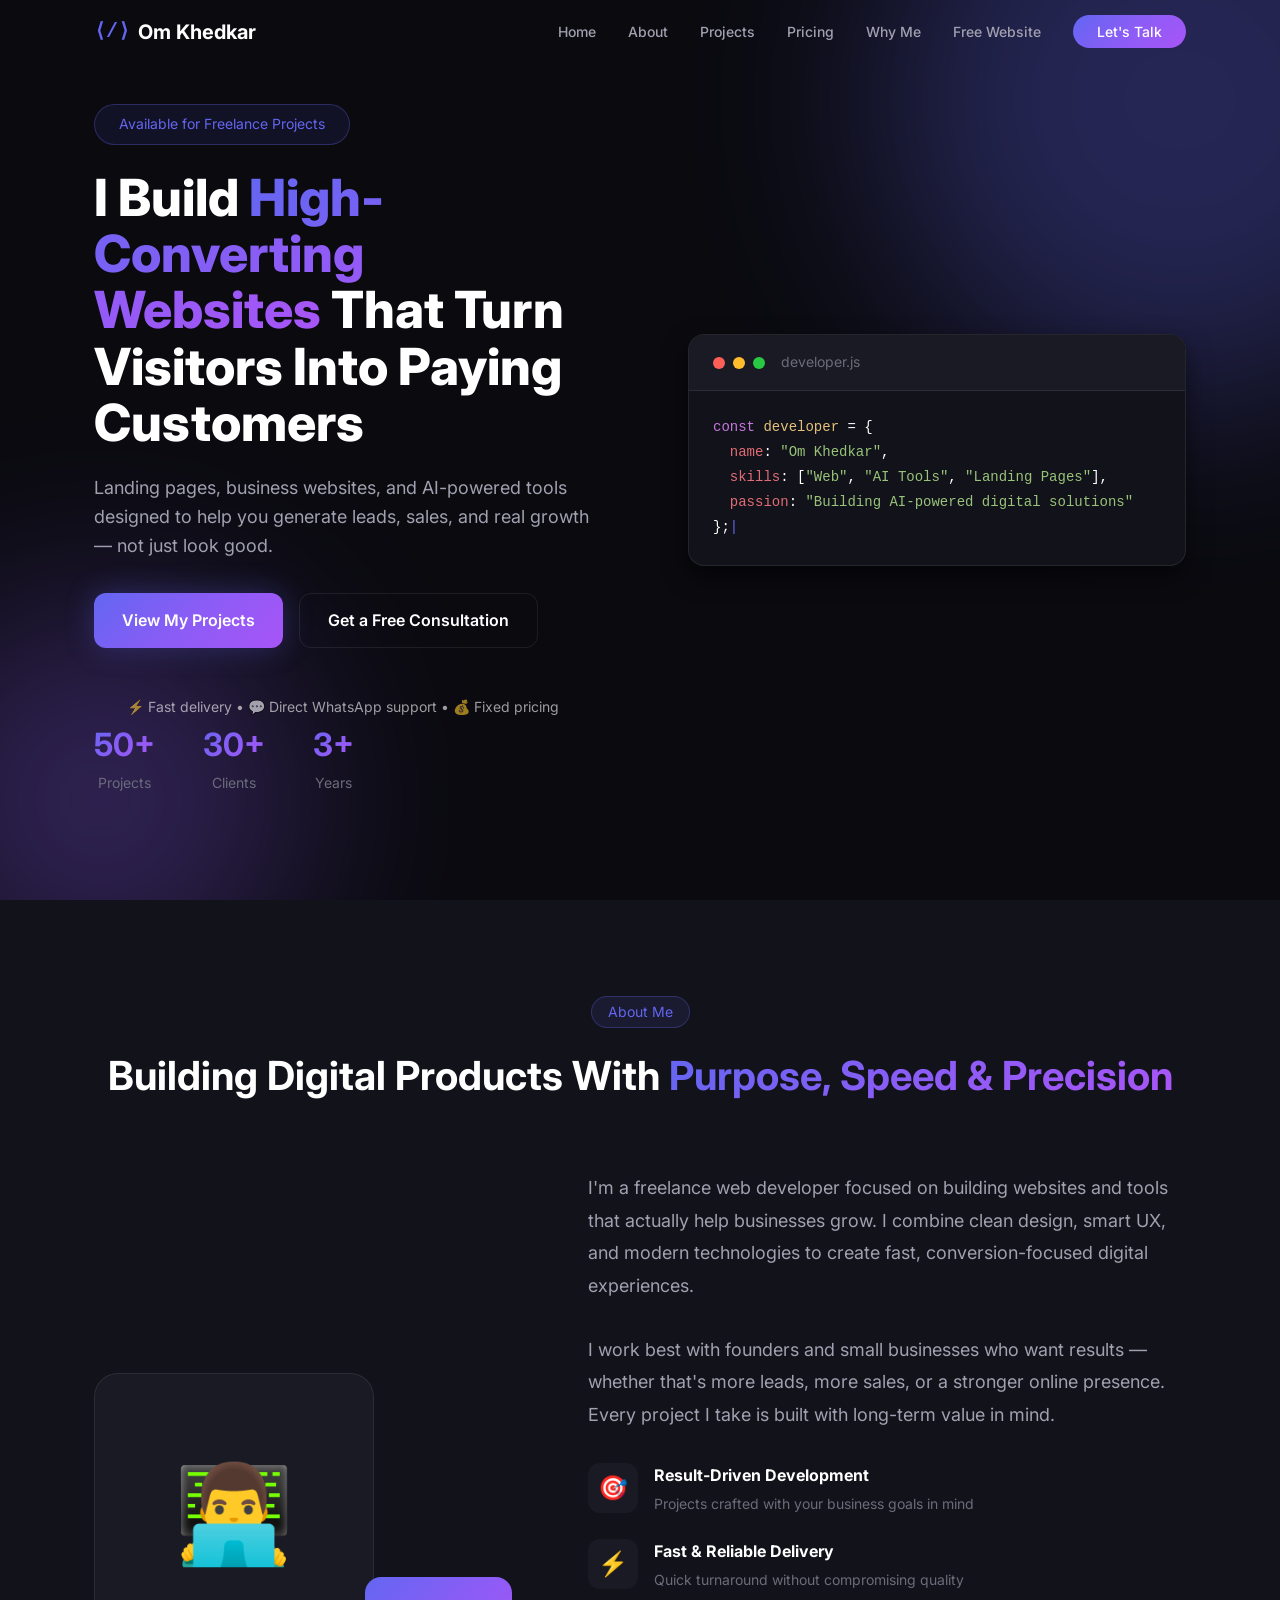
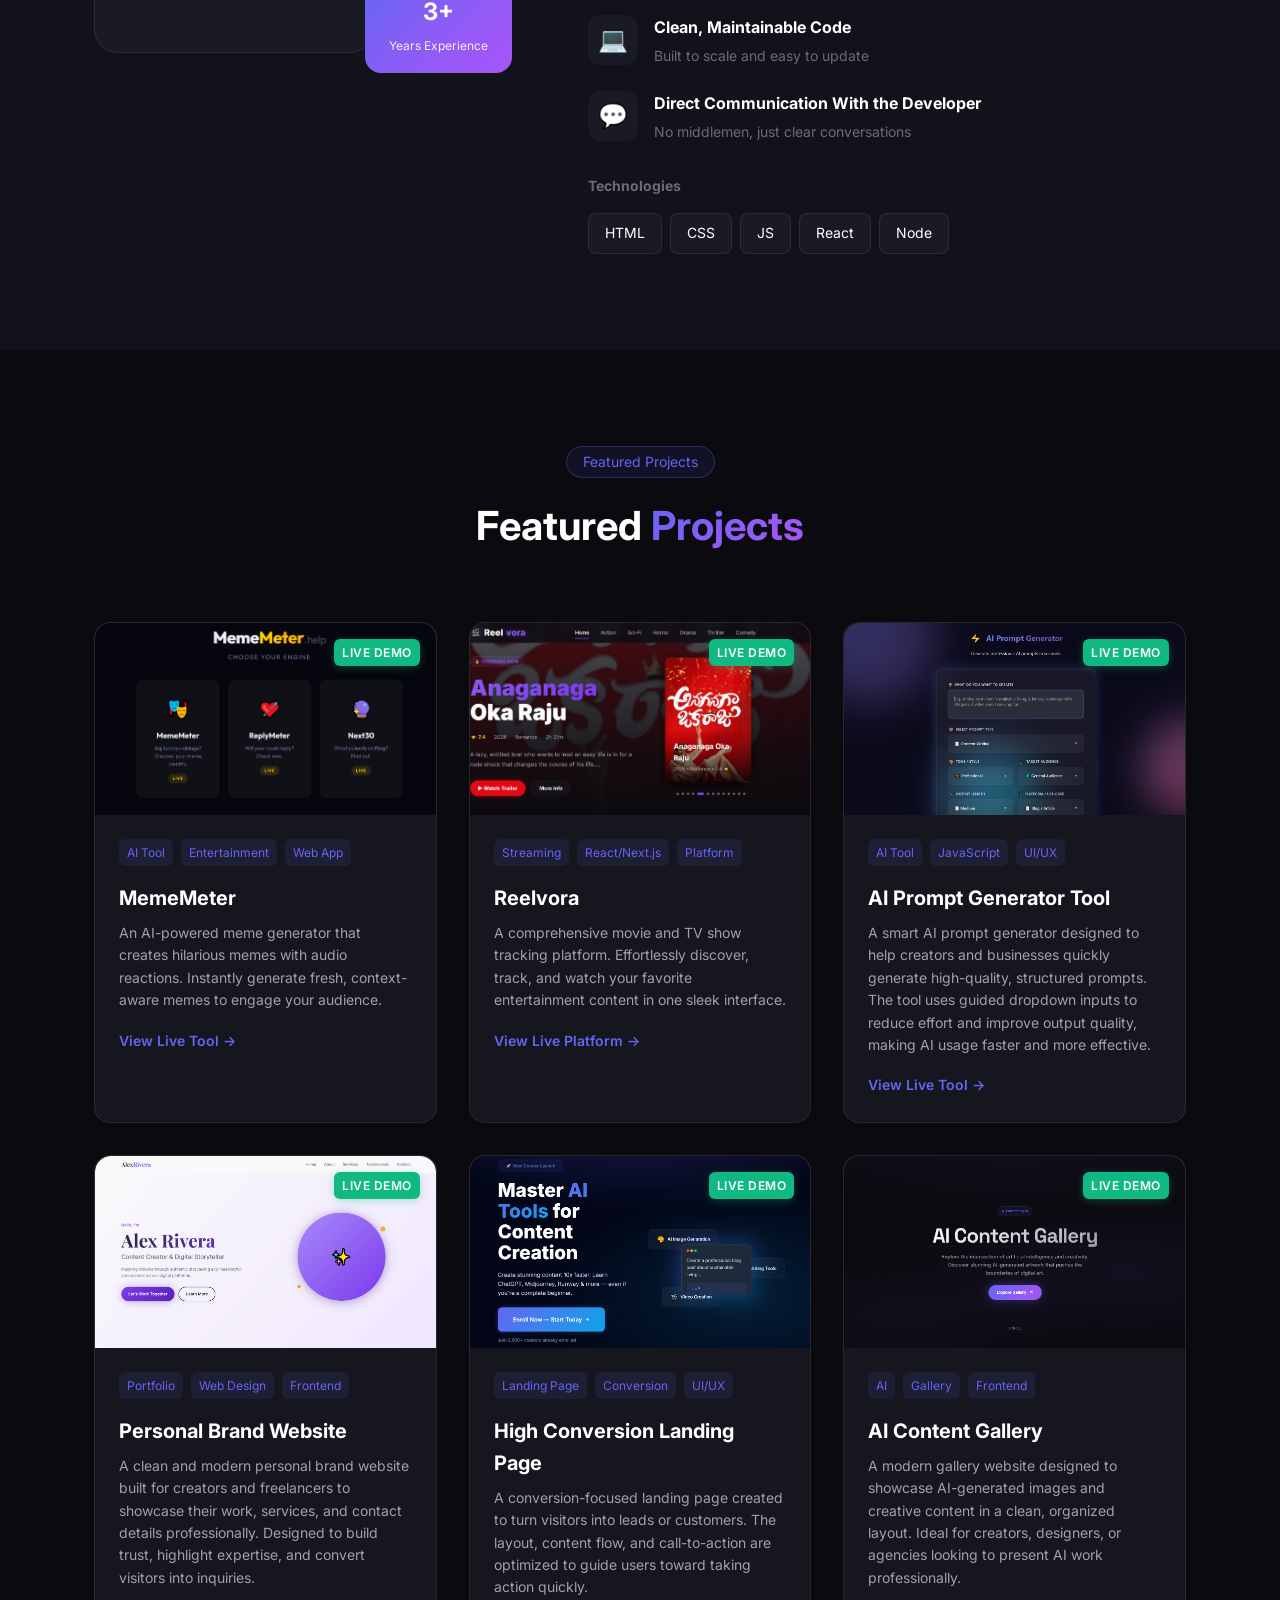
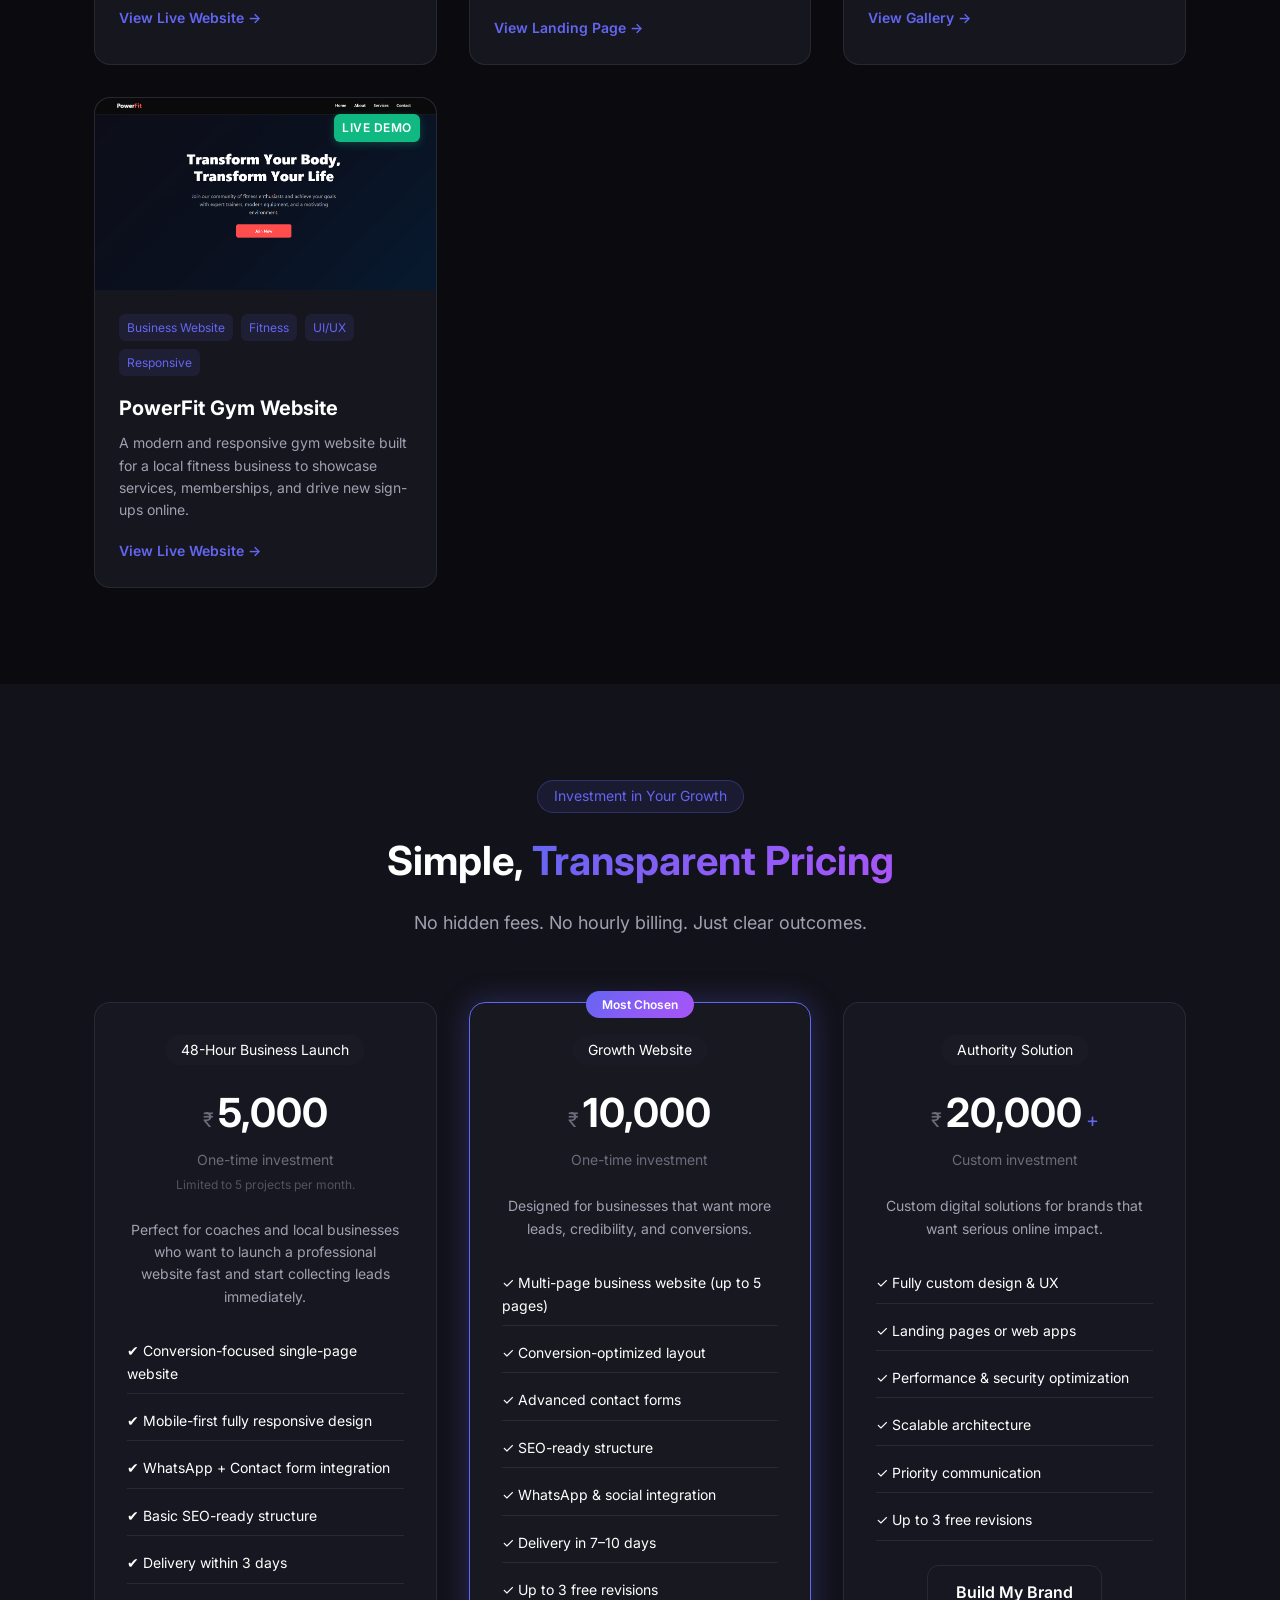
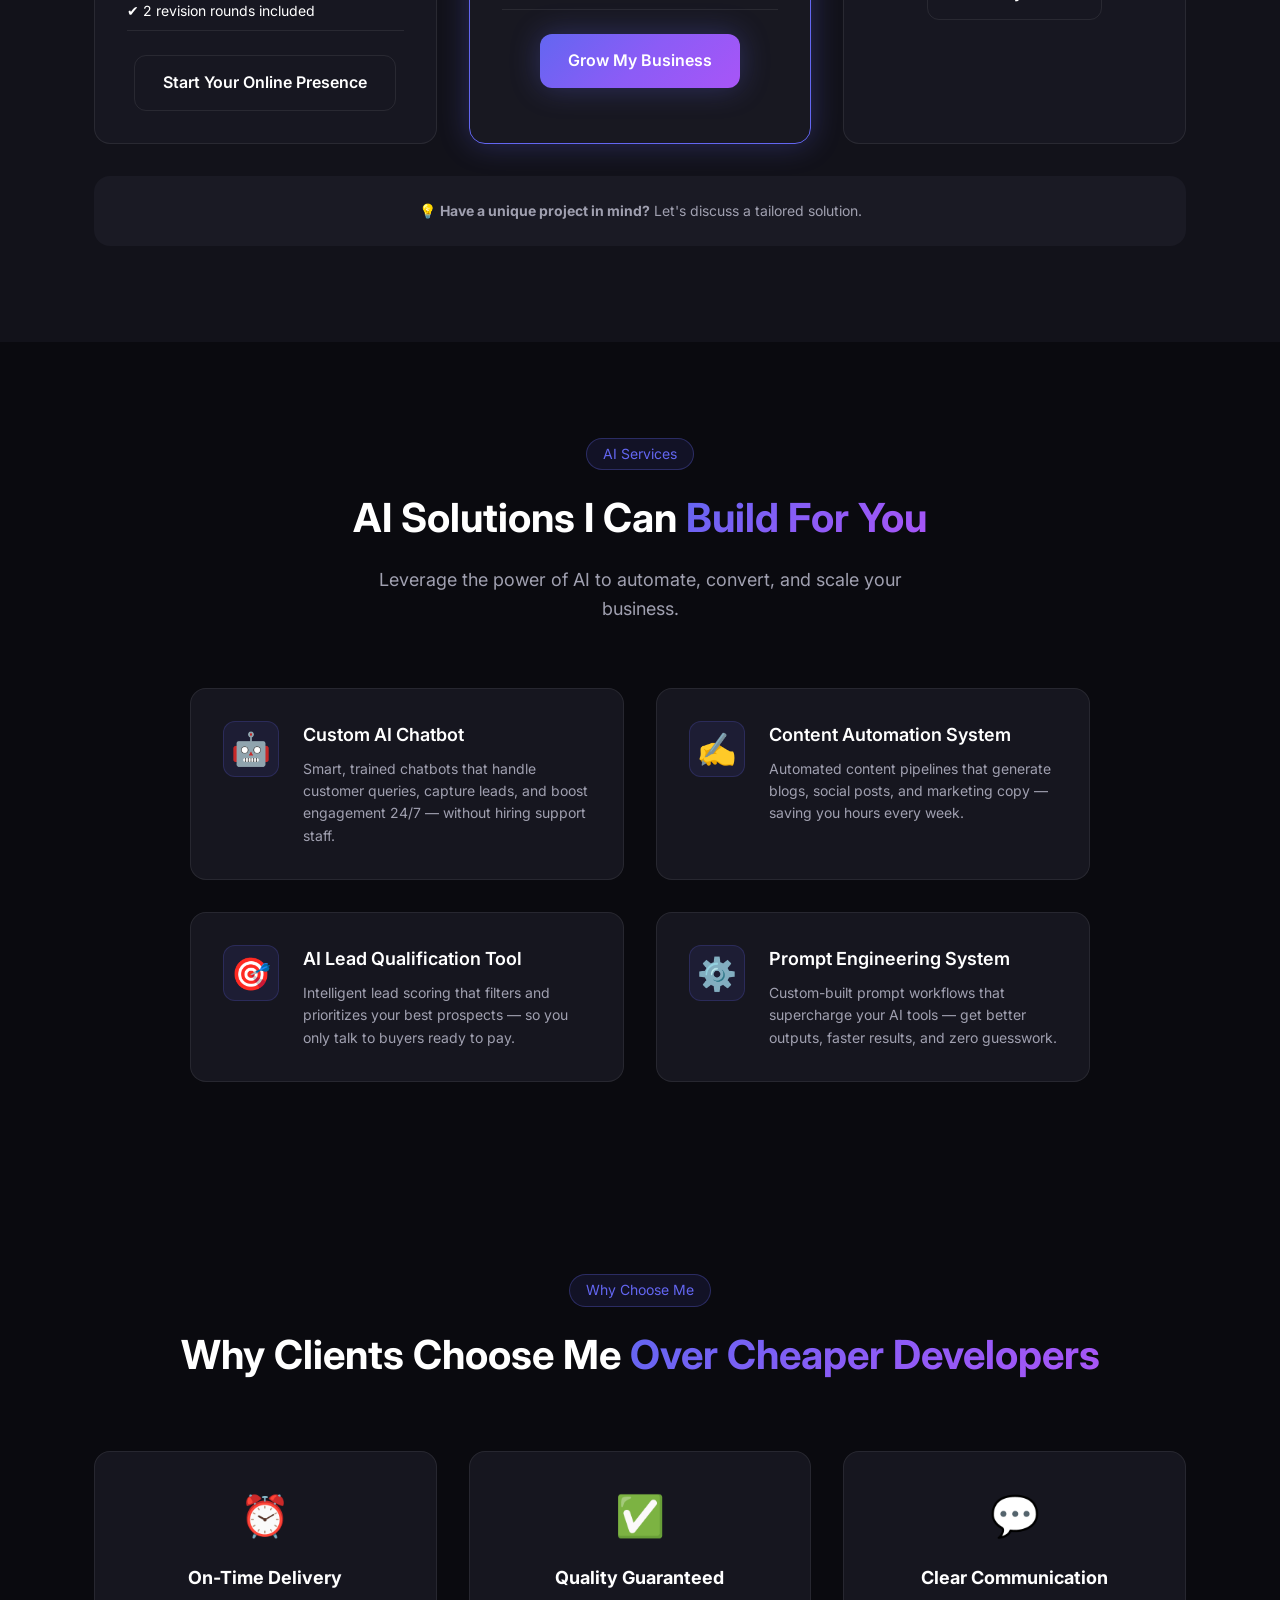
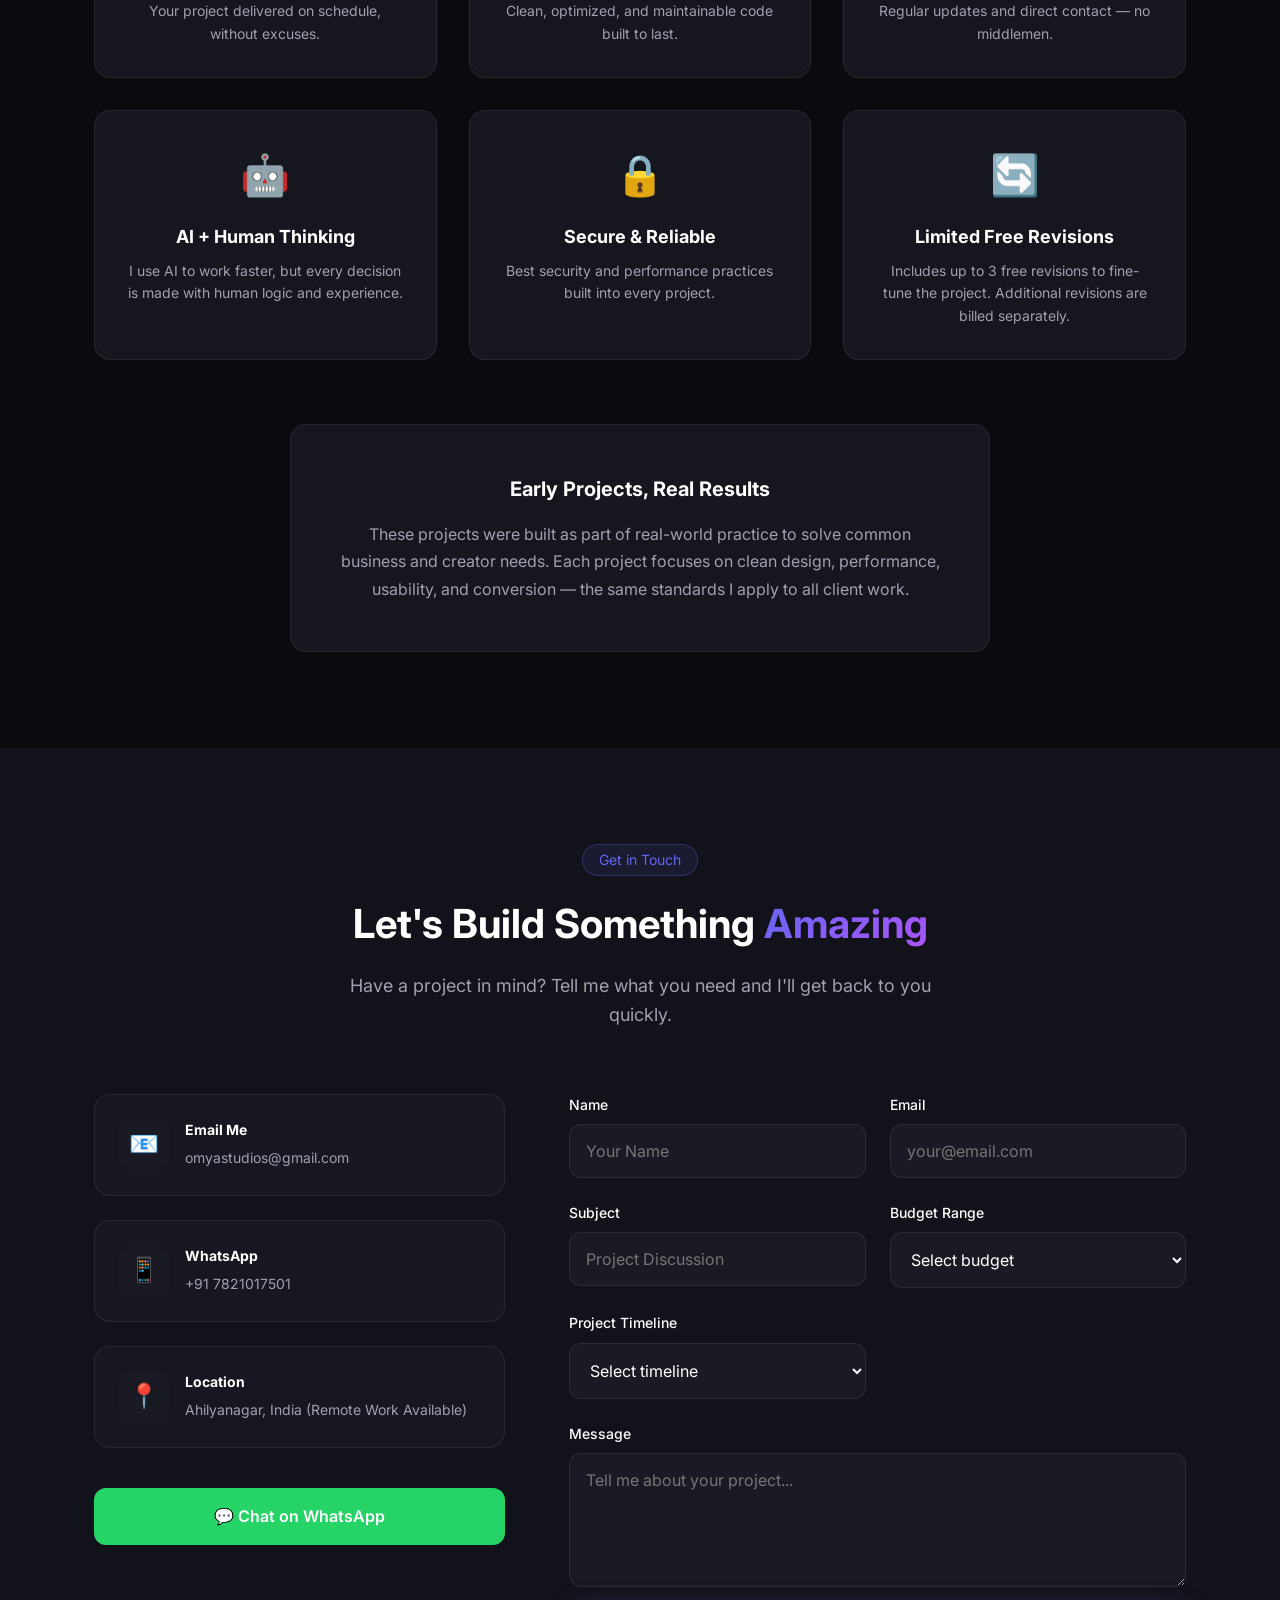
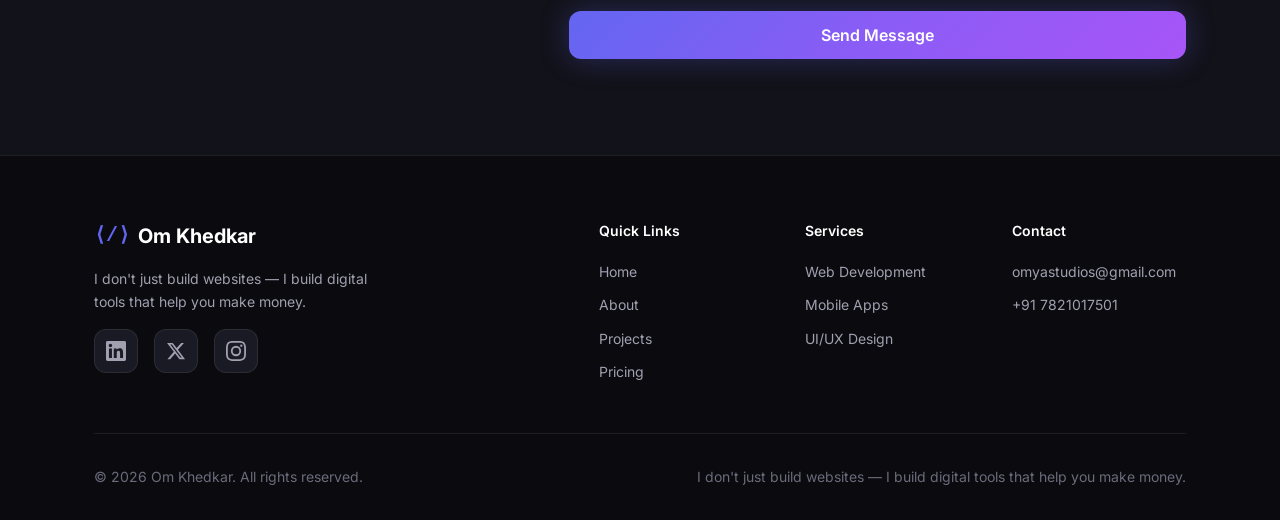
<file: index.html>
<!DOCTYPE html>
<html lang="en">

<head>
    <meta charset="UTF-8">
    <meta name="viewport" content="width=device-width, initial-scale=1.0">
    <meta name="description"
        content="Om Khedkar – Freelance Web & AI Developer. I build high-converting websites that turn visitors into paying customers. Landing pages, business websites, and AI-powered tools designed to help you generate leads, sales, and real growth.">
    <title>Om Khedkar – Freelance Web & AI Developer</title>
    <link rel="stylesheet" href="style.css">
    <link rel="preconnect" href="https://fonts.googleapis.com">
    <link rel="preconnect" href="https://fonts.gstatic.com" crossorigin>
    <link href="https://fonts.googleapis.com/css2?family=Inter:wght@300;400;500;600;700;800&display=swap"
        rel="stylesheet">
</head>

<body>
    <!-- NAVIGATION -->
    <nav class="navbar" id="navbar">
        <div class="container nav-container">
            <a href="#" class="logo"><span class="logo-icon">⟨/⟩</span><span class="logo-text">Om Khedkar</span></a>
            <button class="nav-toggle" id="navToggle" aria-label="Toggle navigation"><span
                    class="hamburger"></span></button>
            <ul class="nav-menu" id="navMenu">
                <li><a href="#home" class="nav-link">Home</a></li>
                <li><a href="#about" class="nav-link">About</a></li>
                <li><a href="#projects" class="nav-link">Projects</a></li>
                <li><a href="#pricing" class="nav-link">Pricing</a></li>
                <li><a href="#why-me" class="nav-link">Why Me</a></li>
                <li><a href="free-website.html" class="nav-link">Free Website</a></li>
                <li><a href="#contact" class="nav-link nav-cta">Let's Talk</a></li>
            </ul>
        </div>
    </nav>

    <!-- HERO SECTION -->
    <section class="hero" id="home">
        <div class="hero-bg-elements">
            <div class="gradient-orb orb-1"></div>
            <div class="gradient-orb orb-2"></div>
        </div>
        <div class="container hero-container">
            <div class="hero-content">
                <span class="hero-badge">Available for Freelance Projects</span>
                <h1 class="hero-title">I Build <span class="gradient-text">High-Converting Websites</span> That Turn
                    Visitors Into Paying Customers</h1>
                <p class="hero-description">Landing pages, business websites, and AI-powered tools designed to help you
                    generate leads, sales, and real growth — not just look good.</p>
                <div class="hero-cta">
                    <a href="#projects" class="btn btn-primary"><span>View My Projects</span></a>
                    <a href="https://wa.me/917821017501?text=Hi%20Om%2C%20I%20found%20your%20website%20and%20would%20like%20a%20free%20consultation%20for%20my%20project."
                        target="_blank" rel="noopener noreferrer" class="btn btn-secondary"><span>Get a Free
                            Consultation</span></a>
                </div>
                <p class="hero-trust"
                    style="font-size: 0.875rem; color: rgba(255, 255, 255, 0.6); text-align: center; margin-top: 1.5rem;">
                    ⚡ Fast delivery • 💬 Direct WhatsApp support • 💰 Fixed pricing</p>
                <div class="hero-stats">
                    <div class="stat"><span class="stat-number">50+</span><span class="stat-label">Projects</span></div>
                    <div class="stat"><span class="stat-number">30+</span><span class="stat-label">Clients</span></div>
                    <div class="stat"><span class="stat-number">3+</span><span class="stat-label">Years</span></div>
                </div>
            </div>
            <div class="hero-visual">
                <div class="code-window">
                    <div class="code-header">
                        <div class="code-dots"><span class="dot red"></span><span class="dot yellow"></span><span
                                class="dot green"></span></div><span class="code-title">developer.js</span>
                    </div>
                    <div class="code-body">
                        <pre><code><span class="code-keyword">const</span> <span class="code-variable">developer</span> = {
  <span class="code-property">name</span>: <span class="code-string">"Om Khedkar"</span>,
  <span class="code-property">skills</span>: [<span class="code-string">"Web"</span>, <span class="code-string">"AI Tools"</span>, <span class="code-string">"Landing Pages"</span>],
  <span class="code-property">passion</span>: <span class="code-string">"Building AI-powered digital solutions"</span>
};</code></pre>
                    </div>
                </div>
            </div>
        </div>
    </section>

    <!-- ABOUT SECTION -->
    <section class="about" id="about">
        <div class="container">
            <div class="section-header">
                <span class="section-tag">About Me</span>
                <h2 class="section-title">Building Digital Products With <span class="gradient-text">Purpose, Speed &
                        Precision</span></h2>
            </div>
            <div class="about-content">
                <div class="about-image">
                    <div class="about-img-placeholder"><span>👨‍💻</span></div>
                    <div class="experience-badge"><span class="exp-number">3+</span><span class="exp-text">Years
                            Experience</span></div>
                </div>
                <div class="about-text">
                    <p class="about-intro">I'm a freelance web developer focused on building websites and tools that
                        actually help businesses grow. I combine clean design, smart UX, and modern technologies to
                        create fast, conversion-focused digital experiences.</p>
                    <p class="about-intro">I work best with founders and small businesses who want results — whether
                        that's more leads, more sales, or a stronger online presence. Every project I take is built with
                        long-term value in mind.</p>
                    <div class="about-highlights">
                        <div class="highlight-item">
                            <div class="highlight-icon">🎯</div>
                            <div>
                                <h4>Result-Driven Development</h4>
                                <p>Projects crafted with your business goals in mind</p>
                            </div>
                        </div>
                        <div class="highlight-item">
                            <div class="highlight-icon">⚡</div>
                            <div>
                                <h4>Fast & Reliable Delivery</h4>
                                <p>Quick turnaround without compromising quality</p>
                            </div>
                        </div>
                        <div class="highlight-item">
                            <div class="highlight-icon">💻</div>
                            <div>
                                <h4>Clean, Maintainable Code</h4>
                                <p>Built to scale and easy to update</p>
                            </div>
                        </div>
                        <div class="highlight-item">
                            <div class="highlight-icon">💬</div>
                            <div>
                                <h4>Direct Communication With the Developer</h4>
                                <p>No middlemen, just clear conversations</p>
                            </div>
                        </div>
                    </div>
                    <div class="tech-stack">
                        <h4>Technologies</h4>
                        <div class="tech-icons"><span class="tech-item">HTML</span><span
                                class="tech-item">CSS</span><span class="tech-item">JS</span><span
                                class="tech-item">React</span><span class="tech-item">Node</span></div>
                    </div>
                </div>
            </div>
        </div>
    </section>

    <!-- PROJECTS SECTION -->
    <section class="projects" id="projects">
        <div class="container">
            <div class="section-header">
                <span class="section-tag">Featured Projects</span>
                <h2 class="section-title">Featured <span class="gradient-text">Projects</span></h2>
            </div>
            <div class="projects-grid">
                <!-- Project: MemeMeter -->
                <article class="project-card">
                    <a href="https://www.promptly.help/" target="_blank" rel="noopener noreferrer"
                        class="project-image-link">
                        <div class="project-image">
                            <img src="assets/projects/mememeter.png" alt="MemeMeter Screenshot" loading="lazy">
                            <div class="project-overlay">
                                <span class="overlay-text">View Live Demo →</span>
                            </div>
                            <span class="live-badge">Live Demo</span>
                        </div>
                    </a>
                    <div class="project-content">
                        <div class="project-tags">
                            <span class="tag">AI Tool</span>
                            <span class="tag">Entertainment</span>
                            <span class="tag">Web App</span>
                        </div>
                        <h3 class="project-title">MemeMeter</h3>
                        <p class="project-description">An AI-powered meme generator that creates hilarious memes with
                            audio reactions. Instantly generate fresh, context-aware memes to engage your audience.</p>
                        <a href="https://www.promptly.help/" target="_blank" rel="noopener noreferrer"
                            class="project-cta">View Live Tool →</a>
                    </div>
                </article>

                <!-- Project: Reelvora -->
                <article class="project-card">
                    <a href="https://reelvora-beige.vercel.app/" target="_blank" rel="noopener noreferrer"
                        class="project-image-link">
                        <div class="project-image">
                            <img src="assets/projects/reelvora.png" alt="Reelvora Screenshot" loading="lazy">
                            <div class="project-overlay">
                                <span class="overlay-text">View Live Demo →</span>
                            </div>
                            <span class="live-badge">Live Demo</span>
                        </div>
                    </a>
                    <div class="project-content">
                        <div class="project-tags">
                            <span class="tag">Streaming</span>
                            <span class="tag">React/Next.js</span>
                            <span class="tag">Platform</span>
                        </div>
                        <h3 class="project-title">Reelvora</h3>
                        <p class="project-description">A comprehensive movie and TV show tracking platform. Effortlessly
                            discover, track, and watch your favorite entertainment content in one sleek interface.</p>
                        <a href="https://reelvora-beige.vercel.app/" target="_blank" rel="noopener noreferrer"
                            class="project-cta">View Live Platform →</a>
                    </div>
                </article>

                <!-- Project 1: AI Prompt Generator Tool -->
                <article class="project-card">
                    <a href="https://ai-prompt-generator-green.vercel.app/" target="_blank" rel="noopener noreferrer"
                        class="project-image-link">
                        <div class="project-image">
                            <img src="assets/projects/ai-prompt-generator.png" alt="AI Prompt Generator Tool Screenshot"
                                loading="lazy">
                            <div class="project-overlay">
                                <span class="overlay-text">View Live Demo →</span>
                            </div>
                            <span class="live-badge">Live Demo</span>
                        </div>
                    </a>
                    <div class="project-content">
                        <div class="project-tags">
                            <span class="tag">AI Tool</span>
                            <span class="tag">JavaScript</span>
                            <span class="tag">UI/UX</span>
                        </div>
                        <h3 class="project-title">AI Prompt Generator Tool</h3>
                        <p class="project-description">A smart AI prompt generator designed to help creators and
                            businesses quickly generate high-quality, structured prompts. The tool uses guided dropdown
                            inputs to reduce effort and improve output quality, making AI usage faster and more
                            effective.</p>
                        <a href="https://ai-prompt-generator-green.vercel.app/" target="_blank"
                            rel="noopener noreferrer" class="project-cta">View Live Tool →</a>
                    </div>
                </article>

                <!-- Project 2: Personal Brand Website -->
                <article class="project-card">
                    <a href="https://creator-personal-website.vercel.app/" target="_blank" rel="noopener noreferrer"
                        class="project-image-link">
                        <div class="project-image">
                            <img src="assets/projects/creator-website.png" alt="Personal Brand Website Screenshot"
                                loading="lazy">
                            <div class="project-overlay">
                                <span class="overlay-text">View Live Demo →</span>
                            </div>
                            <span class="live-badge">Live Demo</span>
                        </div>
                    </a>
                    <div class="project-content">
                        <div class="project-tags">
                            <span class="tag">Portfolio</span>
                            <span class="tag">Web Design</span>
                            <span class="tag">Frontend</span>
                        </div>
                        <h3 class="project-title">Personal Brand Website</h3>
                        <p class="project-description">A clean and modern personal brand website built for creators and
                            freelancers to showcase their work, services, and contact details professionally. Designed
                            to build trust, highlight expertise, and convert visitors into inquiries.</p>
                        <a href="https://creator-personal-website.vercel.app/" target="_blank" rel="noopener noreferrer"
                            class="project-cta">View Live Website →</a>
                    </div>
                </article>

                <!-- Project 3: High Conversion Landing Page -->
                <article class="project-card">
                    <a href="https://high-conversion-landing-page-gamma.vercel.app/" target="_blank"
                        rel="noopener noreferrer" class="project-image-link">
                        <div class="project-image">
                            <img src="assets/projects/landing-page.png" alt="High Conversion Landing Page Screenshot"
                                loading="lazy">
                            <div class="project-overlay">
                                <span class="overlay-text">View Live Demo →</span>
                            </div>
                            <span class="live-badge">Live Demo</span>
                        </div>
                    </a>
                    <div class="project-content">
                        <div class="project-tags">
                            <span class="tag">Landing Page</span>
                            <span class="tag">Conversion</span>
                            <span class="tag">UI/UX</span>
                        </div>
                        <h3 class="project-title">High Conversion Landing Page</h3>
                        <p class="project-description">A conversion-focused landing page created to turn visitors into
                            leads or customers. The layout, content flow, and call-to-action are optimized to guide
                            users toward taking action quickly.</p>
                        <a href="https://high-conversion-landing-page-gamma.vercel.app/" target="_blank"
                            rel="noopener noreferrer" class="project-cta">View Landing Page →</a>
                    </div>
                </article>

                <!-- Project 4: AI Content Gallery -->
                <article class="project-card">
                    <a href="https://ai-content-gallery.vercel.app/" target="_blank" rel="noopener noreferrer"
                        class="project-image-link">
                        <div class="project-image">
                            <img src="assets/projects/aicontentg.png" alt="AI Content Gallery Screenshot"
                                loading="lazy">
                            <div class="project-overlay">
                                <span class="overlay-text">View Live Demo →</span>
                            </div>
                            <span class="live-badge">Live Demo</span>
                        </div>
                    </a>
                    <div class="project-content">
                        <div class="project-tags">
                            <span class="tag">AI</span>
                            <span class="tag">Gallery</span>
                            <span class="tag">Frontend</span>
                        </div>
                        <h3 class="project-title">AI Content Gallery</h3>
                        <p class="project-description">A modern gallery website designed to showcase AI-generated images
                            and creative content in a clean, organized layout. Ideal for creators, designers, or
                            agencies looking to present AI work professionally.</p>
                        <a href="https://ai-content-gallery.vercel.app/" target="_blank" rel="noopener noreferrer"
                            class="project-cta">View Gallery →</a>
                    </div>
                </article>

                <!-- Project 5: PowerFit Gym Website -->
                <article class="project-card">
                    <a href="https://powerfit-gym-website.vercel.app/" target="_blank" rel="noopener noreferrer"
                        class="project-image-link">
                        <div class="project-image">
                            <img src="assets/projects/gymweb.png" alt="PowerFit Gym Website Screenshot" loading="lazy">
                            <div class="project-overlay">
                                <span class="overlay-text">View Live Demo →</span>
                            </div>
                            <span class="live-badge">Live Demo</span>
                        </div>
                    </a>
                    <div class="project-content">
                        <div class="project-tags">
                            <span class="tag">Business Website</span>
                            <span class="tag">Fitness</span>
                            <span class="tag">UI/UX</span>
                            <span class="tag">Responsive</span>
                        </div>
                        <h3 class="project-title">PowerFit Gym Website</h3>
                        <p class="project-description">A modern and responsive gym website built for a local fitness
                            business to showcase services, memberships, and drive new sign-ups online.</p>
                        <a href="https://powerfit-gym-website.vercel.app/" target="_blank" rel="noopener noreferrer"
                            class="project-cta">View Live Website →</a>
                    </div>
                </article>
            </div>
        </div>
    </section>

    <!-- PRICING SECTION -->
    <section class="pricing" id="pricing">
        <div class="container">
            <div class="section-header">
                <span class="section-tag">Investment in Your Growth</span>
                <h2 class="section-title">Simple, <span class="gradient-text">Transparent Pricing</span></h2>
                <p class="section-subtitle">No hidden fees. No hourly billing. Just clear outcomes.</p>
            </div>
            <div class="pricing-grid">
                <!-- Launch Website ₹5,000 -->
                <div class="pricing-card">
                    <div class="pricing-header"><span class="pricing-badge">48-Hour Business Launch</span>
                        <div class="pricing-amount"><span class="currency">₹</span><span class="price">5,000</span>
                        </div>
                        <p class="pricing-period">One-time investment</p>
                        <p class="pricing-period" style="font-size: 0.75rem; opacity: 0.7;">Limited to 5 projects per
                            month.</p>
                    </div>
                    <div class="pricing-body">
                        <p class="pricing-description">Perfect for coaches and local businesses who want to launch a
                            professional website fast and start collecting leads immediately.</p>
                        <ul class="pricing-features">
                            <li class="feature-item included">✔ Conversion-focused single-page website</li>
                            <li class="feature-item included">✔ Mobile-first fully responsive design</li>
                            <li class="feature-item included">✔ WhatsApp + Contact form integration</li>
                            <li class="feature-item included">✔ Basic SEO-ready structure</li>
                            <li class="feature-item included">✔ Delivery within 3 days</li>
                            <li class="feature-item included">✔ 2 revision rounds included</li>
                        </ul>
                    </div>
                    <div class="pricing-footer"><a href="#contact" class="btn btn-outline">Start Your Online
                            Presence</a></div>
                </div>
                <!-- Growth Website ₹10,000 -->
                <div class="pricing-card featured">
                    <div class="featured-badge">Most Chosen</div>
                    <div class="pricing-header"><span class="pricing-badge">Growth Website</span>
                        <div class="pricing-amount"><span class="currency">₹</span><span class="price">10,000</span>
                        </div>
                        <p class="pricing-period">One-time investment</p>
                    </div>
                    <div class="pricing-body">
                        <p class="pricing-description">Designed for businesses that want more leads, credibility, and
                            conversions.</p>
                        <ul class="pricing-features">
                            <li class="feature-item included">✓ Multi-page business website (up to 5 pages)</li>
                            <li class="feature-item included">✓ Conversion-optimized layout</li>
                            <li class="feature-item included">✓ Advanced contact forms</li>
                            <li class="feature-item included">✓ SEO-ready structure</li>
                            <li class="feature-item included">✓ WhatsApp & social integration</li>
                            <li class="feature-item included">✓ Delivery in 7–10 days</li>
                            <li class="feature-item included">✓ Up to 3 free revisions</li>
                        </ul>
                    </div>
                    <div class="pricing-footer"><a href="#contact" class="btn btn-primary">Grow My Business</a></div>
                </div>
                <!-- Authority Solution ₹20,000+ -->
                <div class="pricing-card">
                    <div class="pricing-header"><span class="pricing-badge">Authority Solution</span>
                        <div class="pricing-amount"><span class="currency">₹</span><span
                                class="price">20,000</span><span class="plus">+</span></div>
                        <p class="pricing-period">Custom investment</p>
                    </div>
                    <div class="pricing-body">
                        <p class="pricing-description">Custom digital solutions for brands that want serious online
                            impact.</p>
                        <ul class="pricing-features">
                            <li class="feature-item included">✓ Fully custom design & UX</li>
                            <li class="feature-item included">✓ Landing pages or web apps</li>
                            <li class="feature-item included">✓ Performance & security optimization</li>
                            <li class="feature-item included">✓ Scalable architecture</li>
                            <li class="feature-item included">✓ Priority communication</li>
                            <li class="feature-item included">✓ Up to 3 free revisions</li>
                        </ul>
                    </div>
                    <div class="pricing-footer"><a href="#contact" class="btn btn-outline">Build My Brand</a></div>
                </div>
            </div>
            <div class="pricing-note">
                <p>💡 <strong>Have a unique project in mind?</strong> Let's discuss a tailored solution.</p>
            </div>
        </div>
    </section>

    <!-- AI SOLUTIONS SECTION -->
    <section class="ai-solutions" id="ai-solutions">
        <div class="container">
            <div class="section-header">
                <span class="section-tag">AI Services</span>
                <h2 class="section-title">AI Solutions I Can <span class="gradient-text">Build For You</span></h2>
                <p class="section-subtitle">Leverage the power of AI to automate, convert, and scale your business.</p>
            </div>
            <div class="ai-solutions-grid">
                <div class="ai-solution-card">
                    <div class="ai-solution-icon">🤖</div>
                    <div class="ai-solution-content">
                        <h3>Custom AI Chatbot</h3>
                        <p>Smart, trained chatbots that handle customer queries, capture leads, and boost engagement
                            24/7 — without hiring support staff.</p>
                    </div>
                </div>
                <div class="ai-solution-card">
                    <div class="ai-solution-icon">✍️</div>
                    <div class="ai-solution-content">
                        <h3>Content Automation System</h3>
                        <p>Automated content pipelines that generate blogs, social posts, and marketing copy — saving
                            you hours every week.</p>
                    </div>
                </div>
                <div class="ai-solution-card">
                    <div class="ai-solution-icon">🎯</div>
                    <div class="ai-solution-content">
                        <h3>AI Lead Qualification Tool</h3>
                        <p>Intelligent lead scoring that filters and prioritizes your best prospects — so you only talk
                            to buyers ready to pay.</p>
                    </div>
                </div>
                <div class="ai-solution-card">
                    <div class="ai-solution-icon">⚙️</div>
                    <div class="ai-solution-content">
                        <h3>Prompt Engineering System</h3>
                        <p>Custom-built prompt workflows that supercharge your AI tools — get better outputs, faster
                            results, and zero guesswork.</p>
                    </div>
                </div>
            </div>
        </div>
    </section>

    <!-- WHY ME SECTION -->
    <section class="why-me" id="why-me">
        <div class="container">
            <div class="section-header">
                <span class="section-tag">Why Choose Me</span>
                <h2 class="section-title">Why Clients Choose Me <span class="gradient-text">Over Cheaper
                        Developers</span></h2>
            </div>
            <div class="why-grid">
                <div class="why-card">
                    <div class="why-icon">⏰</div>
                    <h3>On-Time Delivery</h3>
                    <p>Your project delivered on schedule, without excuses.</p>
                </div>
                <div class="why-card">
                    <div class="why-icon">✅</div>
                    <h3>Quality Guaranteed</h3>
                    <p>Clean, optimized, and maintainable code built to last.</p>
                </div>
                <div class="why-card">
                    <div class="why-icon">💬</div>
                    <h3>Clear Communication</h3>
                    <p>Regular updates and direct contact — no middlemen.</p>
                </div>
                <div class="why-card">
                    <div class="why-icon">🤖</div>
                    <h3>AI + Human Thinking</h3>
                    <p>I use AI to work faster, but every decision is made with human logic and experience.</p>
                </div>
                <div class="why-card">
                    <div class="why-icon">🔒</div>
                    <h3>Secure & Reliable</h3>
                    <p>Best security and performance practices built into every project.</p>
                </div>
                <div class="why-card">
                    <div class="why-icon">🔄</div>
                    <h3>Limited Free Revisions</h3>
                    <p>Includes up to 3 free revisions to fine-tune the project. Additional revisions are billed
                        separately.</p>
                </div>
            </div>
            <div class="testimonial-section">
                <div class="early-projects-card">
                    <h3 class="early-projects-title">Early Projects, Real Results</h3>
                    <p class="early-projects-text">These projects were built as part of real-world practice to solve
                        common business and creator needs. Each project focuses on clean design, performance, usability,
                        and conversion — the same standards I apply to all client work.</p>
                </div>
            </div>
        </div>
    </section>

    <!-- CONTACT SECTION -->
    <section class="contact" id="contact">
        <div class="container">
            <div class="section-header">
                <span class="section-tag">Get in Touch</span>
                <h2 class="section-title">Let's Build Something <span class="gradient-text">Amazing</span></h2>
                <p class="section-subtitle">Have a project in mind? Tell me what you need and I'll get back to you
                    quickly.</p>
            </div>
            <div class="contact-grid">
                <div class="contact-info">
                    <div class="contact-card">
                        <div class="contact-icon">📧</div>
                        <div>
                            <h4>Email Me</h4><a href="mailto:omyastudios@gmail.com">omyastudios@gmail.com</a>
                        </div>
                    </div>
                    <a href="https://wa.me/917821017501" target="_blank" rel="noopener noreferrer" class="contact-card"
                        style="text-decoration: none; color: inherit;">
                        <div class="contact-icon whatsapp">📱</div>
                        <div>
                            <h4>WhatsApp</h4><span>+91 7821017501</span>
                        </div>
                    </a>
                    <div class="contact-card">
                        <div class="contact-icon">📍</div>
                        <div>
                            <h4>Location</h4><span>Ahilyanagar, India (Remote Work Available)</span>
                        </div>
                    </div>
                    <a href="https://wa.me/917821017501?text=Hi!%20I'm%20interested%20in%20your%20web%20development%20services."
                        class="whatsapp-cta" target="_blank" rel="noopener noreferrer">💬 Chat on WhatsApp</a>
                </div>
                <form class="contact-form" id="contactForm">
                    <div class="form-group"><label for="name">Name</label><input type="text" id="name" name="name"
                            placeholder="Your Name" required></div>
                    <div class="form-group"><label for="email">Email</label><input type="email" id="email" name="email"
                            placeholder="your@email.com" required></div>
                    <div class="form-group"><label for="subject">Subject</label><input type="text" id="subject"
                            name="subject" placeholder="Project Discussion"></div>
                    <div class="form-group"><label for="budget">Budget Range</label><select id="budget" name="budget">
                            <option value="">Select budget</option>
                            <option value="5000-10000">₹5,000 – ₹10,000</option>
                            <option value="10000-20000">₹10,000 – ₹20,000</option>
                            <option value="20000+">₹20,000+</option>
                        </select></div>
                    <div class="form-group"><label for="timeline">Project Timeline</label><select id="timeline"
                            name="timeline">
                            <option value="">Select timeline</option>
                            <option value="asap">ASAP (3–5 Days)</option>
                            <option value="1-2weeks">1–2 Weeks</option>
                            <option value="flexible">Flexible</option>
                        </select></div>
                    <div class="form-group full-width"><label for="message">Message</label><textarea id="message"
                            name="message" rows="5" placeholder="Tell me about your project..." required></textarea>
                    </div>
                    <button type="submit" class="btn btn-primary btn-submit">Send Message</button>
                </form>
            </div>
        </div>
    </section>

    <!-- FOOTER -->
    <footer class="footer">
        <div class="container">
            <div class="footer-content">
                <div class="footer-brand"><a href="#" class="logo"><span class="logo-icon">⟨/⟩</span><span
                            class="logo-text">Om Khedkar</span></a>
                    <p>I don't just build websites — I build digital tools that help you make money.</p>
                    <div class="social-links">
                        <a href="https://www.linkedin.com/in/omkhedkar-dev/" target="_blank" rel="noopener noreferrer"
                            class="social-link" aria-label="Connect with Om on LinkedIn">
                            <svg width="20" height="20" viewBox="0 0 24 24" fill="currentColor">
                                <path
                                    d="M20.447 20.452h-3.554v-5.569c0-1.328-.027-3.037-1.852-3.037-1.853 0-2.136 1.445-2.136 2.939v5.667H9.351V9h3.414v1.561h.046c.477-.9 1.637-1.85 3.37-1.85 3.601 0 4.267 2.37 4.267 5.455v6.286zM5.337 7.433c-1.144 0-2.063-.926-2.063-2.065 0-1.138.92-2.063 2.063-2.063 1.14 0 2.064.925 2.064 2.063 0 1.139-.925 2.065-2.064 2.065zm1.782 13.019H3.555V9h3.564v11.452zM22.225 0H1.771C.792 0 0 .774 0 1.729v20.542C0 23.227.792 24 1.771 24h20.451C23.2 24 24 23.227 24 22.271V1.729C24 .774 23.2 0 22.222 0h.003z" />
                            </svg>
                        </a>
                        <a href="https://x.com/omkhedkar_dev" target="_blank" rel="noopener noreferrer"
                            class="social-link" aria-label="Follow Om on X (Twitter)">
                            <svg width="20" height="20" viewBox="0 0 24 24" fill="currentColor">
                                <path
                                    d="M18.244 2.25h3.308l-7.227 8.26 8.502 11.24H16.17l-5.214-6.817L4.99 21.75H1.68l7.73-8.835L1.254 2.25H8.08l4.713 6.231zm-1.161 17.52h1.833L7.084 4.126H5.117z" />
                            </svg>
                        </a>
                        <a href="https://www.instagram.com/omkhedkar.dev/" target="_blank" rel="noopener noreferrer"
                            class="social-link" aria-label="Follow Om on Instagram">
                            <svg width="20" height="20" viewBox="0 0 24 24" fill="currentColor">
                                <path
                                    d="M12 2.163c3.204 0 3.584.012 4.85.07 3.252.148 4.771 1.691 4.919 4.919.058 1.265.069 1.645.069 4.849 0 3.205-.012 3.584-.069 4.849-.149 3.225-1.664 4.771-4.919 4.919-1.266.058-1.644.07-4.85.07-3.204 0-3.584-.012-4.849-.07-3.26-.149-4.771-1.699-4.919-4.92-.058-1.265-.07-1.644-.07-4.849 0-3.204.013-3.583.07-4.849.149-3.227 1.664-4.771 4.919-4.919 1.266-.057 1.645-.069 4.849-.069zM12 0C8.741 0 8.333.014 7.053.072 2.695.272.273 2.69.073 7.052.014 8.333 0 8.741 0 12c0 3.259.014 3.668.072 4.948.2 4.358 2.618 6.78 6.98 6.98C8.333 23.986 8.741 24 12 24c3.259 0 3.668-.014 4.948-.072 4.354-.2 6.782-2.618 6.979-6.98.059-1.28.073-1.689.073-4.948 0-3.259-.014-3.667-.072-4.947-.196-4.354-2.617-6.78-6.979-6.98C15.668.014 15.259 0 12 0zm0 5.838a6.162 6.162 0 100 12.324 6.162 6.162 0 000-12.324zM12 16a4 4 0 110-8 4 4 0 010 8zm6.406-11.845a1.44 1.44 0 100 2.881 1.44 1.44 0 000-2.881z" />
                            </svg>
                        </a>
                    </div>
                </div>
                <div class="footer-links">
                    <div class="footer-column">
                        <h4>Quick Links</h4>
                        <ul>
                            <li><a href="#home">Home</a></li>
                            <li><a href="#about">About</a></li>
                            <li><a href="#projects">Projects</a></li>
                            <li><a href="#pricing">Pricing</a></li>
                        </ul>
                    </div>
                    <div class="footer-column">
                        <h4>Services</h4>
                        <ul>
                            <li><a href="#pricing">Web Development</a></li>
                            <li><a href="#pricing">Mobile Apps</a></li>
                            <li><a href="#pricing">UI/UX Design</a></li>
                        </ul>
                    </div>
                    <div class="footer-column">
                        <h4>Contact</h4>
                        <ul>
                            <li><a href="mailto:omyastudios@gmail.com">omyastudios@gmail.com</a></li>
                            <li><a href="https://wa.me/917821017501" target="_blank" rel="noopener noreferrer">+91
                                    7821017501</a></li>
                        </ul>
                    </div>
                </div>
            </div>
            <div class="footer-bottom">
                <p>© <span id="currentYear"></span> Om Khedkar. All rights reserved.</p>
                <p>I don't just build websites — I build digital tools that help you make money.</p>
            </div>
        </div>
    </footer>

    <!-- MOBILE STICKY CTA BAR (visible only on screens < 768px) -->
    <div class="mobile-cta-bar" id="mobileCta">
        <a href="https://wa.me/917821017501" target="_blank" rel="noopener noreferrer"
            class="mobile-cta-btn whatsapp-btn">
            <svg width="20" height="20" viewBox="0 0 24 24" fill="currentColor">
                <path
                    d="M17.472 14.382c-.297-.149-1.758-.867-2.03-.967-.273-.099-.471-.148-.67.15-.197.297-.767.966-.94 1.164-.173.199-.347.223-.644.075-.297-.15-1.255-.463-2.39-1.475-.883-.788-1.48-1.761-1.653-2.059-.173-.297-.018-.458.13-.606.134-.133.298-.347.446-.52.149-.174.198-.298.298-.497.099-.198.05-.371-.025-.52-.075-.149-.669-1.612-.916-2.207-.242-.579-.487-.5-.669-.51-.173-.008-.371-.01-.57-.01-.198 0-.52.074-.792.372-.272.297-1.04 1.016-1.04 2.479 0 1.462 1.065 2.875 1.213 3.074.149.198 2.096 3.2 5.077 4.487.709.306 1.262.489 1.694.625.712.227 1.36.195 1.871.118.571-.085 1.758-.719 2.006-1.413.248-.694.248-1.289.173-1.413-.074-.124-.272-.198-.57-.347m-5.421 7.403h-.004a9.87 9.87 0 01-5.031-1.378l-.361-.214-3.741.982.998-3.648-.235-.374a9.86 9.86 0 01-1.51-5.26c.001-5.45 4.436-9.884 9.888-9.884 2.64 0 5.122 1.03 6.988 2.898a9.825 9.825 0 012.893 6.994c-.003 5.45-4.437 9.884-9.885 9.884m8.413-18.297A11.815 11.815 0 0012.05 0C5.495 0 .16 5.335.157 11.892c0 2.096.547 4.142 1.588 5.945L.057 24l6.305-1.654a11.882 11.882 0 005.683 1.448h.005c6.554 0 11.89-5.335 11.893-11.893a11.821 11.821 0 00-3.48-8.413z" />
            </svg>
            WhatsApp Me
        </a>
        <a href="#contact" class="mobile-cta-btn quote-btn">
            <svg width="20" height="20" viewBox="0 0 24 24" fill="none" stroke="currentColor" stroke-width="2"
                stroke-linecap="round" stroke-linejoin="round">
                <path d="M21 15a2 2 0 0 1-2 2H7l-4 4V5a2 2 0 0 1 2-2h14a2 2 0 0 1 2 2z"></path>
            </svg>
            Get Quote
        </a>
    </div>

    <button class="back-to-top" id="backToTop" aria-label="Back to top">↑</button>
    <script src="script.js"></script>
</body>

</html>
</file>
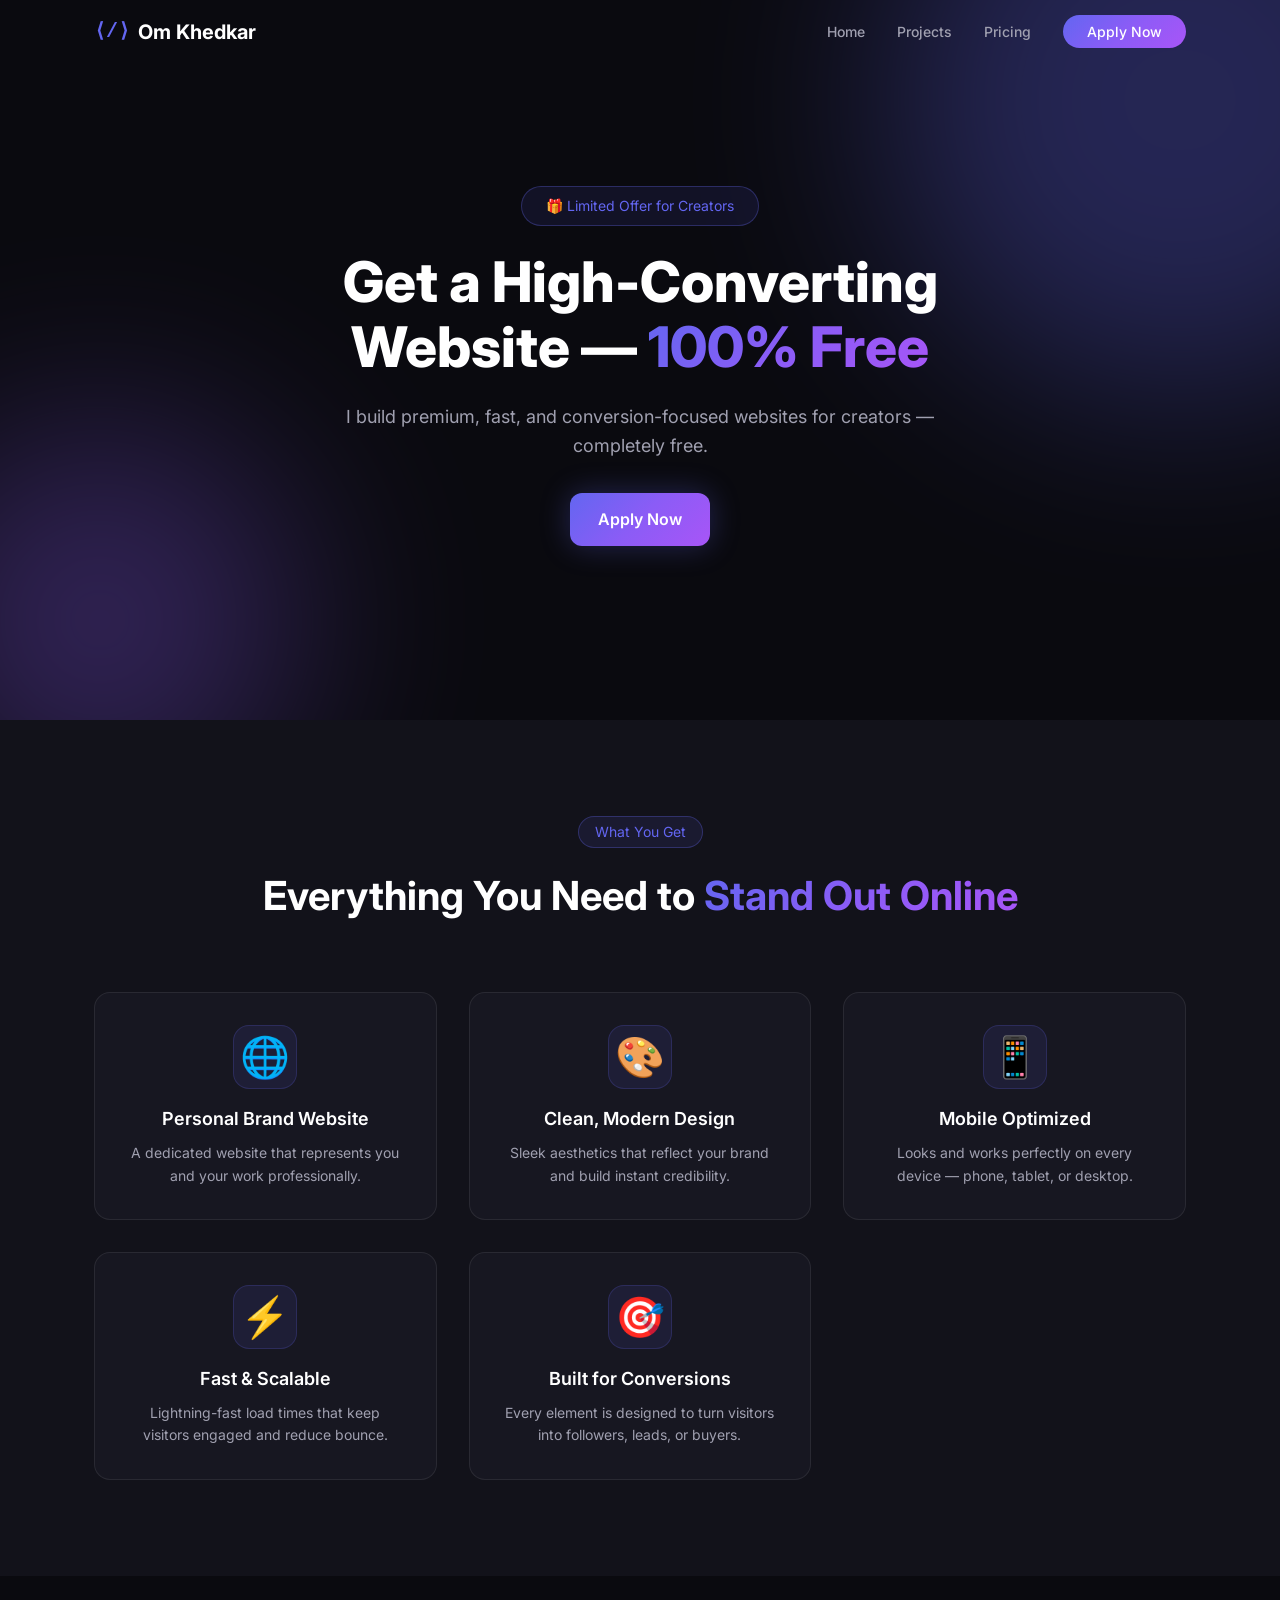
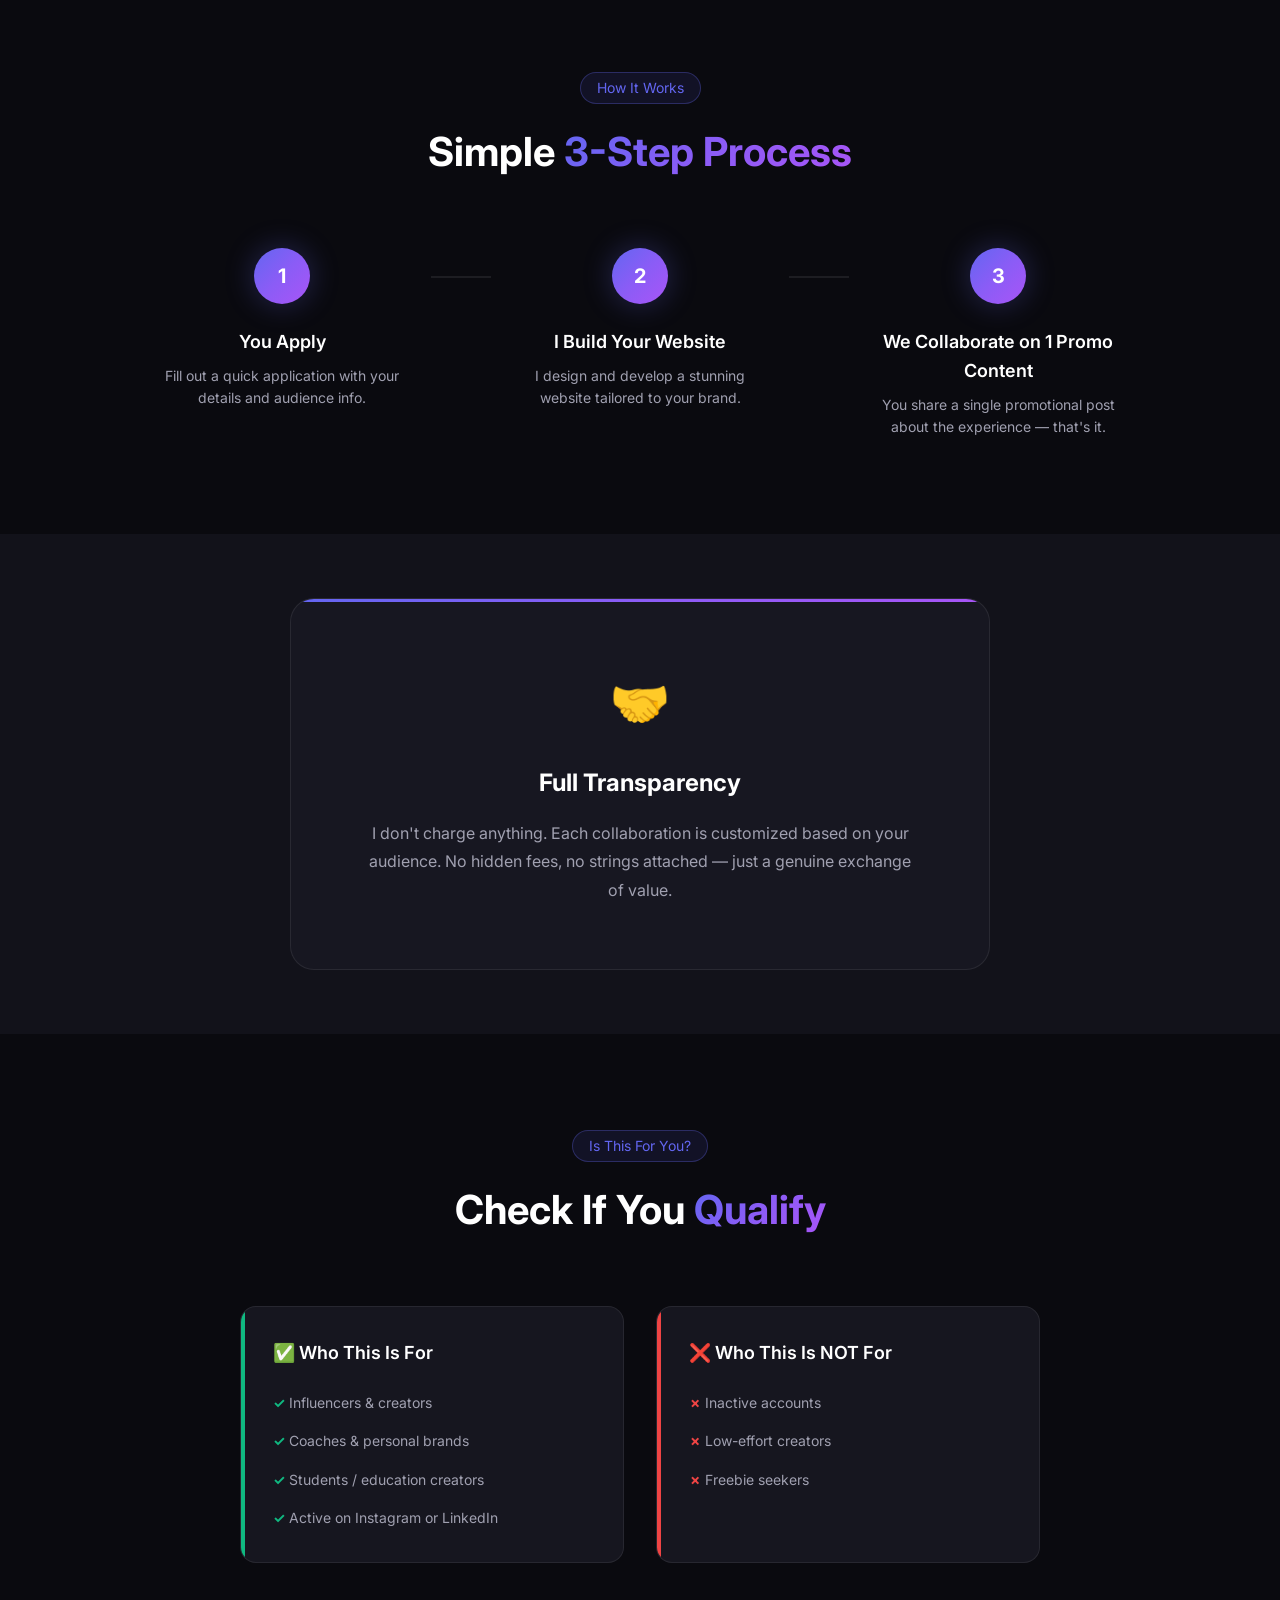
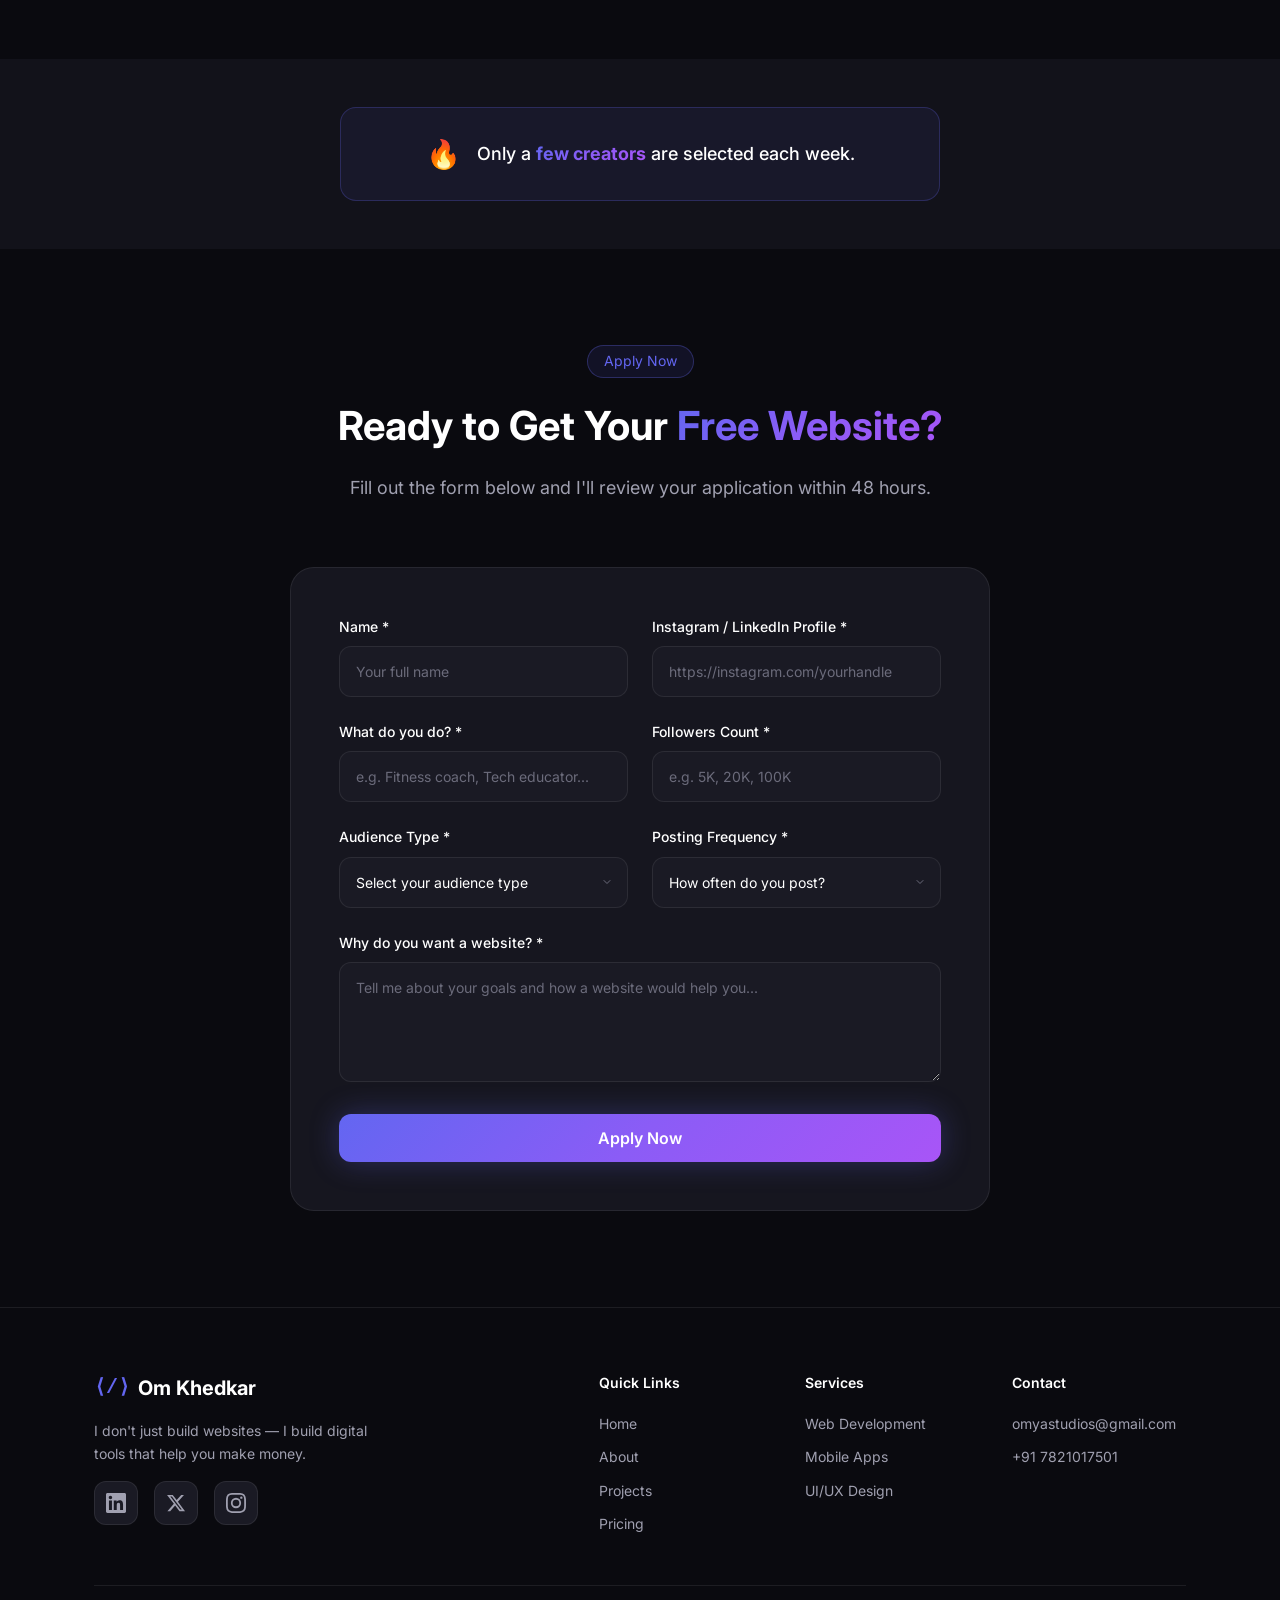
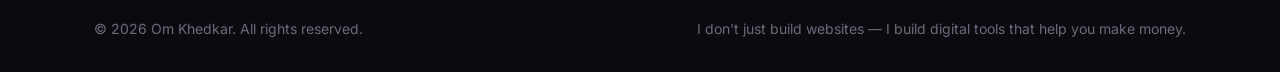
<file: free-website.html>
<!DOCTYPE html>
<html lang="en">

<head>
    <meta charset="UTF-8">
    <meta name="viewport" content="width=device-width, initial-scale=1.0">
    <meta name="description"
        content="Get a premium, high-converting website built for free. Apply now if you're a creator, influencer, or coach with an active audience.">
    <title>Free Website for Creators – Om Khedkar</title>
    <link rel="stylesheet" href="style.css">
    <link rel="stylesheet" href="free-website.css">
    <link rel="preconnect" href="https://fonts.googleapis.com">
    <link rel="preconnect" href="https://fonts.gstatic.com" crossorigin>
    <link href="https://fonts.googleapis.com/css2?family=Inter:wght@300;400;500;600;700;800&display=swap"
        rel="stylesheet">
</head>

<body>
    <!-- NAVIGATION -->
    <nav class="navbar scrolled" id="navbar">
        <div class="container nav-container">
            <a href="index.html" class="logo"><span class="logo-icon">⟨/⟩</span><span class="logo-text">Om
                    Khedkar</span></a>
            <button class="nav-toggle" id="navToggle" aria-label="Toggle navigation"><span
                    class="hamburger"></span></button>
            <ul class="nav-menu" id="navMenu">
                <li><a href="index.html" class="nav-link">Home</a></li>
                <li><a href="index.html#projects" class="nav-link">Projects</a></li>
                <li><a href="index.html#pricing" class="nav-link">Pricing</a></li>
                <li><a href="#fw-apply" class="nav-link nav-cta">Apply Now</a></li>
            </ul>
        </div>
    </nav>

    <!-- HERO SECTION -->
    <section class="fw-hero" id="fw-home">
        <div class="hero-bg-elements">
            <div class="gradient-orb orb-1"></div>
            <div class="gradient-orb orb-2"></div>
        </div>
        <div class="container">
            <div class="fw-hero-content">
                <span class="hero-badge">🎁 Limited Offer for Creators</span>
                <h1 class="hero-title">Get a High-Converting Website — <span class="gradient-text">100% Free</span>
                </h1>
                <p class="hero-description" style="margin-left:auto;margin-right:auto;">I build premium, fast, and
                    conversion-focused websites for creators — completely free.</p>
                <div class="hero-cta" style="justify-content:center;">
                    <a href="#fw-apply" class="btn btn-primary"><span>Apply Now</span></a>
                </div>
            </div>
        </div>
    </section>

    <!-- WHAT YOU GET -->
    <section class="fw-value" id="fw-value">
        <div class="container">
            <div class="section-header">
                <span class="section-tag">What You Get</span>
                <h2 class="section-title">Everything You Need to <span class="gradient-text">Stand Out Online</span>
                </h2>
            </div>
            <div class="fw-value-grid">
                <div class="fw-value-card">
                    <div class="fw-value-icon">🌐</div>
                    <h3>Personal Brand Website</h3>
                    <p>A dedicated website that represents you and your work professionally.</p>
                </div>
                <div class="fw-value-card">
                    <div class="fw-value-icon">🎨</div>
                    <h3>Clean, Modern Design</h3>
                    <p>Sleek aesthetics that reflect your brand and build instant credibility.</p>
                </div>
                <div class="fw-value-card">
                    <div class="fw-value-icon">📱</div>
                    <h3>Mobile Optimized</h3>
                    <p>Looks and works perfectly on every device — phone, tablet, or desktop.</p>
                </div>
                <div class="fw-value-card">
                    <div class="fw-value-icon">⚡</div>
                    <h3>Fast & Scalable</h3>
                    <p>Lightning-fast load times that keep visitors engaged and reduce bounce.</p>
                </div>
                <div class="fw-value-card">
                    <div class="fw-value-icon">🎯</div>
                    <h3>Built for Conversions</h3>
                    <p>Every element is designed to turn visitors into followers, leads, or buyers.</p>
                </div>
            </div>
        </div>
    </section>

    <!-- HOW IT WORKS -->
    <section class="fw-how" id="fw-how">
        <div class="container">
            <div class="section-header">
                <span class="section-tag">How It Works</span>
                <h2 class="section-title">Simple <span class="gradient-text">3-Step Process</span></h2>
            </div>
            <div class="fw-steps">
                <div class="fw-step">
                    <div class="fw-step-number">1</div>
                    <h3>You Apply</h3>
                    <p>Fill out a quick application with your details and audience info.</p>
                </div>
                <div class="fw-step-divider"></div>
                <div class="fw-step">
                    <div class="fw-step-number">2</div>
                    <h3>I Build Your Website</h3>
                    <p>I design and develop a stunning website tailored to your brand.</p>
                </div>
                <div class="fw-step-divider"></div>
                <div class="fw-step">
                    <div class="fw-step-number">3</div>
                    <h3>We Collaborate on 1 Promo Content</h3>
                    <p>You share a single promotional post about the experience — that's it.</p>
                </div>
            </div>
        </div>
    </section>

    <!-- TRANSPARENCY -->
    <section class="fw-transparency" id="fw-transparency">
        <div class="container">
            <div class="fw-transparency-card">
                <div class="fw-transparency-icon">🤝</div>
                <h2>Full Transparency</h2>
                <p>I don't charge anything. Each collaboration is customized based on your audience. No hidden fees, no
                    strings attached — just a genuine exchange of value.</p>
            </div>
        </div>
    </section>

    <!-- WHO THIS IS FOR / NOT FOR -->
    <section class="fw-audience" id="fw-audience">
        <div class="container">
            <div class="section-header">
                <span class="section-tag">Is This For You?</span>
                <h2 class="section-title">Check If You <span class="gradient-text">Qualify</span></h2>
            </div>
            <div class="fw-audience-grid">
                <div class="fw-audience-card fw-for">
                    <h3>✅ Who This Is For</h3>
                    <ul>
                        <li>Influencers & creators</li>
                        <li>Coaches & personal brands</li>
                        <li>Students / education creators</li>
                        <li>Active on Instagram or LinkedIn</li>
                    </ul>
                </div>
                <div class="fw-audience-card fw-not-for">
                    <h3>❌ Who This Is NOT For</h3>
                    <ul>
                        <li>Inactive accounts</li>
                        <li>Low-effort creators</li>
                        <li>Freebie seekers</li>
                    </ul>
                </div>
            </div>
        </div>
    </section>

    <!-- SCARCITY -->
    <section class="fw-scarcity" id="fw-scarcity">
        <div class="container">
            <div class="fw-scarcity-banner">
                <span class="fw-scarcity-icon">🔥</span>
                <p>Only a <strong>few creators</strong> are selected each week.</p>
            </div>
        </div>
    </section>

    <!-- APPLICATION FORM -->
    <section class="fw-apply" id="fw-apply">
        <div class="container">
            <div class="section-header">
                <span class="section-tag">Apply Now</span>
                <h2 class="section-title">Ready to Get Your <span class="gradient-text">Free Website?</span></h2>
                <p class="section-subtitle">Fill out the form below and I'll review your application within 48 hours.
                </p>
            </div>
            <div class="fw-form-wrapper">
                <form class="fw-form" id="fwApplicationForm" action="https://formspree.io/f/mykbzgpy" method="POST">
                    <input type="hidden" name="offer_type" value="auto-decide">

                    <div class="form-group">
                        <label for="fw-name">Name *</label>
                        <input type="text" id="fw-name" name="name" placeholder="Your full name" required>
                    </div>

                    <div class="form-group">
                        <label for="fw-profile">Instagram / LinkedIn Profile *</label>
                        <input type="text" id="fw-profile" name="profile" placeholder="https://instagram.com/yourhandle"
                            required>
                    </div>

                    <div class="form-group">
                        <label for="fw-whatyoudo">What do you do? *</label>
                        <input type="text" id="fw-whatyoudo" name="what_you_do"
                            placeholder="e.g. Fitness coach, Tech educator..." required>
                    </div>

                    <div class="form-group">
                        <label for="fw-followers">Followers Count *</label>
                        <input type="text" id="fw-followers" name="followers_count" placeholder="e.g. 5K, 20K, 100K"
                            required>
                    </div>

                    <div class="form-group">
                        <label for="fw-audience-type">Audience Type *</label>
                        <select id="fw-audience-type" name="audience_type" required>
                            <option value="">Select your audience type</option>
                            <option value="Students">Students</option>
                            <option value="Business / Creators">Business / Creators</option>
                            <option value="Mixed">Mixed</option>
                        </select>
                    </div>

                    <div class="form-group">
                        <label for="fw-frequency">Posting Frequency *</label>
                        <select id="fw-frequency" name="posting_frequency" required>
                            <option value="">How often do you post?</option>
                            <option value="Daily">Daily</option>
                            <option value="Few times a week">Few times a week</option>
                            <option value="Rarely">Rarely</option>
                        </select>
                    </div>

                    <div class="form-group full-width">
                        <label for="fw-why">Why do you want a website? *</label>
                        <textarea id="fw-why" name="why_website" rows="5"
                            placeholder="Tell me about your goals and how a website would help you..." required></textarea>
                    </div>

                    <button type="submit" class="btn btn-primary btn-submit" id="fwSubmitBtn">
                        <span>Apply Now</span>
                    </button>
                </form>

                <!-- Success Message -->
                <div class="fw-success-message" id="fwSuccessMessage">
                    <div class="fw-success-icon">🎉</div>
                    <h3>Application Submitted!</h3>
                    <p>Thanks for applying! I'll review your application and get back to you within 48 hours.</p>
                    <a href="index.html" class="btn btn-secondary"><span>Back to Homepage</span></a>
                </div>
            </div>
        </div>
    </section>

    <!-- FOOTER -->
    <footer class="footer">
        <div class="container">
            <div class="footer-content">
                <div class="footer-brand"><a href="index.html" class="logo"><span class="logo-icon">⟨/⟩</span><span
                            class="logo-text">Om Khedkar</span></a>
                    <p>I don't just build websites — I build digital tools that help you make money.</p>
                    <div class="social-links">
                        <a href="https://www.linkedin.com/in/omkhedkar-dev/" target="_blank" rel="noopener noreferrer"
                            class="social-link" aria-label="Connect with Om on LinkedIn">
                            <svg width="20" height="20" viewBox="0 0 24 24" fill="currentColor">
                                <path
                                    d="M20.447 20.452h-3.554v-5.569c0-1.328-.027-3.037-1.852-3.037-1.853 0-2.136 1.445-2.136 2.939v5.667H9.351V9h3.414v1.561h.046c.477-.9 1.637-1.85 3.37-1.85 3.601 0 4.267 2.37 4.267 5.455v6.286zM5.337 7.433c-1.144 0-2.063-.926-2.063-2.065 0-1.138.92-2.063 2.063-2.063 1.14 0 2.064.925 2.064 2.063 0 1.139-.925 2.065-2.064 2.065zm1.782 13.019H3.555V9h3.564v11.452zM22.225 0H1.771C.792 0 0 .774 0 1.729v20.542C0 23.227.792 24 1.771 24h20.451C23.2 24 24 23.227 24 22.271V1.729C24 .774 23.2 0 22.222 0h.003z" />
                            </svg>
                        </a>
                        <a href="https://x.com/omkhedkar_dev" target="_blank" rel="noopener noreferrer"
                            class="social-link" aria-label="Follow Om on X (Twitter)">
                            <svg width="20" height="20" viewBox="0 0 24 24" fill="currentColor">
                                <path
                                    d="M18.244 2.25h3.308l-7.227 8.26 8.502 11.24H16.17l-5.214-6.817L4.99 21.75H1.68l7.73-8.835L1.254 2.25H8.08l4.713 6.231zm-1.161 17.52h1.833L7.084 4.126H5.117z" />
                            </svg>
                        </a>
                        <a href="https://www.instagram.com/omkhedkar.dev/" target="_blank" rel="noopener noreferrer"
                            class="social-link" aria-label="Follow Om on Instagram">
                            <svg width="20" height="20" viewBox="0 0 24 24" fill="currentColor">
                                <path
                                    d="M12 2.163c3.204 0 3.584.012 4.85.07 3.252.148 4.771 1.691 4.919 4.919.058 1.265.069 1.645.069 4.849 0 3.205-.012 3.584-.069 4.849-.149 3.225-1.664 4.771-4.919 4.919-1.266.058-1.644.07-4.85.07-3.204 0-3.584-.012-4.849-.07-3.26-.149-4.771-1.699-4.919-4.92-.058-1.265-.07-1.644-.07-4.849 0-3.204.013-3.583.07-4.849.149-3.227 1.664-4.771 4.919-4.919 1.266-.057 1.645-.069 4.849-.069zM12 0C8.741 0 8.333.014 7.053.072 2.695.272.273 2.69.073 7.052.014 8.333 0 8.741 0 12c0 3.259.014 3.668.072 4.948.2 4.358 2.618 6.78 6.98 6.98C8.333 23.986 8.741 24 12 24c3.259 0 3.668-.014 4.948-.072 4.354-.2 6.782-2.618 6.979-6.98.059-1.28.073-1.689.073-4.948 0-3.259-.014-3.667-.072-4.947-.196-4.354-2.617-6.78-6.979-6.98C15.668.014 15.259 0 12 0zm0 5.838a6.162 6.162 0 100 12.324 6.162 6.162 0 000-12.324zM12 16a4 4 0 110-8 4 4 0 010 8zm6.406-11.845a1.44 1.44 0 100 2.881 1.44 1.44 0 000-2.881z" />
                            </svg>
                        </a>
                    </div>
                </div>
                <div class="footer-links">
                    <div class="footer-column">
                        <h4>Quick Links</h4>
                        <ul>
                            <li><a href="index.html">Home</a></li>
                            <li><a href="index.html#about">About</a></li>
                            <li><a href="index.html#projects">Projects</a></li>
                            <li><a href="index.html#pricing">Pricing</a></li>
                        </ul>
                    </div>
                    <div class="footer-column">
                        <h4>Services</h4>
                        <ul>
                            <li><a href="index.html#pricing">Web Development</a></li>
                            <li><a href="index.html#pricing">Mobile Apps</a></li>
                            <li><a href="index.html#pricing">UI/UX Design</a></li>
                        </ul>
                    </div>
                    <div class="footer-column">
                        <h4>Contact</h4>
                        <ul>
                            <li><a href="mailto:omyastudios@gmail.com">omyastudios@gmail.com</a></li>
                            <li><a href="https://wa.me/917821017501" target="_blank" rel="noopener noreferrer">+91
                                    7821017501</a></li>
                        </ul>
                    </div>
                </div>
            </div>
            <div class="footer-bottom">
                <p>© <span id="currentYear"></span> Om Khedkar. All rights reserved.</p>
                <p>I don't just build websites — I build digital tools that help you make money.</p>
            </div>
        </div>
    </footer>

    <button class="back-to-top" id="backToTop" aria-label="Back to top">↑</button>

    <script src="script.js"></script>
    <script>
        // === Free Website Page Form Handling ===
        (function () {
            const form = document.getElementById('fwApplicationForm');
            const submitBtn = document.getElementById('fwSubmitBtn');
            const successMessage = document.getElementById('fwSuccessMessage');

            if (!form) return;

            form.addEventListener('submit', function (e) {
                e.preventDefault();

                // Basic validation
                const requiredFields = form.querySelectorAll('[required]');
                let isValid = true;

                requiredFields.forEach(function (field) {
                    if (!field.value.trim()) {
                        isValid = false;
                        field.style.borderColor = 'var(--error)';
                    } else {
                        field.style.borderColor = 'var(--border-color)';
                    }
                });

                if (!isValid) {
                    showNotification('Please fill in all required fields.', 'error');
                    return;
                }

                // Disable button and show loading
                const originalText = submitBtn.innerHTML;
                submitBtn.innerHTML = '<span>Submitting...</span>';
                submitBtn.disabled = true;
                submitBtn.style.opacity = '0.7';

                // Prepare form data
                const formData = new FormData(form);

                // Submit to Formspree
                fetch('https://formspree.io/f/mykbzgpy', {
                    method: 'POST',
                    body: formData,
                    headers: {
                        'Accept': 'application/json'
                    }
                })
                    .then(function (response) {
                        if (response.ok) {
                            // Show success message, hide form
                            form.style.display = 'none';
                            successMessage.style.display = 'flex';
                            successMessage.scrollIntoView({ behavior: 'smooth', block: 'center' });
                        } else {
                            return response.json().then(function (data) {
                                if (data.errors) {
                                    showNotification(data.errors.map(function (err) { return err.message; }).join(', '), 'error');
                                } else {
                                    showNotification('Something went wrong. Please try again.', 'error');
                                }
                            });
                        }
                    })
                    .catch(function () {
                        showNotification('Network error. Please check your connection and try again.', 'error');
                    })
                    .finally(function () {
                        submitBtn.innerHTML = originalText;
                        submitBtn.disabled = false;
                        submitBtn.style.opacity = '1';
                    });
            });

            // Real-time validation clear
            form.querySelectorAll('[required]').forEach(function (field) {
                field.addEventListener('input', function () {
                    if (field.value.trim()) {
                        field.style.borderColor = 'var(--border-color)';
                    }
                });
                field.addEventListener('change', function () {
                    if (field.value.trim()) {
                        field.style.borderColor = 'var(--border-color)';
                    }
                });
            });
        })();
    </script>
</body>

</html>
</file>
<file: style.css>
/* ========================================
   CSS VARIABLES & DESIGN TOKENS
======================================== */
:root {
    /* Colors - Dark Theme */
    --bg-primary: #0a0a0f;
    --bg-secondary: #12121a;
    --bg-tertiary: #1a1a24;
    --bg-card: rgba(26, 26, 36, 0.8);
    --text-primary: #ffffff;
    --text-secondary: #a0a0b0;
    --text-muted: #6b6b7b;
    --accent-primary: #6366f1;
    --accent-secondary: #8b5cf6;
    --accent-gradient: linear-gradient(135deg, #6366f1 0%, #8b5cf6 50%, #a855f7 100%);
    --border-color: rgba(255, 255, 255, 0.08);
    --success: #10b981;
    --warning: #f59e0b;
    --error: #ef4444;
    /* Spacing */
    --space-xs: 0.25rem;
    --space-sm: 0.5rem;
    --space-md: 1rem;
    --space-lg: 1.5rem;
    --space-xl: 2rem;
    --space-2xl: 3rem;
    --space-3xl: 4rem;
    --space-4xl: 6rem;
    /* Typography */
    --font-family: 'Inter', -apple-system, BlinkMacSystemFont, 'Segoe UI', sans-serif;
    --font-size-xs: 0.75rem;
    --font-size-sm: 0.875rem;
    --font-size-base: 1rem;
    --font-size-lg: 1.125rem;
    --font-size-xl: 1.25rem;
    --font-size-2xl: 1.5rem;
    --font-size-3xl: 2rem;
    --font-size-4xl: 2.5rem;
    --font-size-5xl: 3.5rem;
    /* Border Radius */
    --radius-sm: 0.375rem;
    --radius-md: 0.5rem;
    --radius-lg: 0.75rem;
    --radius-xl: 1rem;
    --radius-2xl: 1.5rem;
    --radius-full: 9999px;
    /* Shadows */
    --shadow-sm: 0 1px 2px rgba(0, 0, 0, 0.3);
    --shadow-md: 0 4px 6px rgba(0, 0, 0, 0.4);
    --shadow-lg: 0 10px 25px rgba(0, 0, 0, 0.5);
    --shadow-glow: 0 0 30px rgba(99, 102, 241, 0.3);
    /* Transitions */
    --transition-fast: 0.15s ease;
    --transition-base: 0.3s ease;
    --transition-slow: 0.5s ease;
}

/* ========================================
   RESET & BASE STYLES
======================================== */
*,
*::before,
*::after {
    box-sizing: border-box;
    margin: 0;
    padding: 0;
}

html {
    scroll-behavior: smooth;
    font-size: 16px;
}

body {
    font-family: var(--font-family);
    background: var(--bg-primary);
    color: var(--text-primary);
    line-height: 1.6;
    overflow-x: hidden;
}

a {
    text-decoration: none;
    color: inherit;
    transition: var(--transition-base);
}

ul {
    list-style: none;
}

img {
    max-width: 100%;
    height: auto;
    display: block;
}

button {
    cursor: pointer;
    border: none;
    background: none;
    font-family: inherit;
}

input,
textarea,
select {
    font-family: inherit;
    font-size: inherit;
    border: none;
    outline: none;
}

/* Container */
.container {
    width: 100%;
    max-width: 1200px;
    margin: 0 auto;
    padding: 0 var(--space-lg);
}

/* Gradient Text */
.gradient-text {
    background: var(--accent-gradient);
    -webkit-background-clip: text;
    -webkit-text-fill-color: transparent;
    background-clip: text;
}

/* ========================================
   BUTTONS
======================================== */
.btn {
    display: inline-flex;
    align-items: center;
    justify-content: center;
    gap: var(--space-sm);
    padding: 0.875rem 1.75rem;
    border-radius: var(--radius-lg);
    font-weight: 600;
    font-size: var(--font-size-base);
    transition: var(--transition-base);
    position: relative;
    overflow: hidden;
}

.btn-primary {
    background: var(--accent-gradient);
    color: var(--text-primary);
    box-shadow: var(--shadow-glow);
}

.btn-primary:hover {
    transform: translateY(-2px);
    box-shadow: 0 0 40px rgba(99, 102, 241, 0.5);
}

.btn-secondary {
    background: transparent;
    color: var(--text-primary);
    border: 1px solid var(--border-color);
}

.btn-secondary:hover {
    background: var(--bg-tertiary);
    border-color: var(--accent-primary);
}

.btn-outline {
    background: transparent;
    color: var(--text-primary);
    border: 1px solid var(--border-color);
}

.btn-outline:hover {
    background: var(--accent-gradient);
    border-color: transparent;
}

/* ========================================
   NAVIGATION
======================================== */
.navbar {
    position: fixed;
    top: 0;
    left: 0;
    right: 0;
    z-index: 1000;
    padding: var(--space-md) 0;
    transition: var(--transition-base);
    background: transparent;
}

.navbar.scrolled {
    background: rgba(10, 10, 15, 0.9);
    backdrop-filter: blur(20px);
    border-bottom: 1px solid var(--border-color);
}

.nav-container {
    display: flex;
    align-items: center;
    justify-content: space-between;
}

.logo {
    display: flex;
    align-items: center;
    gap: var(--space-sm);
    font-size: var(--font-size-xl);
    font-weight: 700;
}

.logo-icon {
    color: var(--accent-primary);
    font-family: monospace;
}

.nav-menu {
    display: flex;
    align-items: center;
    gap: var(--space-xl);
}

.nav-link {
    font-size: var(--font-size-sm);
    font-weight: 500;
    color: var(--text-secondary);
    position: relative;
}

.nav-link:hover {
    color: var(--text-primary);
}

.nav-link::after {
    content: '';
    position: absolute;
    bottom: -4px;
    left: 0;
    width: 0;
    height: 2px;
    background: var(--accent-gradient);
    transition: var(--transition-base);
}

.nav-link:hover::after {
    width: 100%;
}

.nav-cta {
    background: var(--accent-gradient);
    color: var(--text-primary) !important;
    padding: var(--space-sm) var(--space-lg);
    border-radius: var(--radius-full);
}

.nav-cta::after {
    display: none;
}

.nav-toggle {
    display: none;
    flex-direction: column;
    gap: 5px;
    padding: var(--space-sm);
}

.hamburger,
.hamburger::before,
.hamburger::after {
    width: 24px;
    height: 2px;
    background: var(--text-primary);
    transition: var(--transition-base);
}

.hamburger {
    position: relative;
}

.hamburger::before,
.hamburger::after {
    content: '';
    position: absolute;
    left: 0;
}

.hamburger::before {
    top: -7px;
}

.hamburger::after {
    top: 7px;
}

/* ========================================
   HERO SECTION
======================================== */
.hero {
    min-height: 100vh;
    display: flex;
    align-items: center;
    position: relative;
    padding: var(--space-4xl) 0;
    overflow: hidden;
}

.hero-bg-elements {
    position: absolute;
    inset: 0;
    pointer-events: none;
    overflow: hidden;
}

.gradient-orb {
    position: absolute;
    border-radius: 50%;
    filter: blur(100px);
    opacity: 0.3;
    animation: float 20s ease-in-out infinite;
}

.orb-1 {
    width: 600px;
    height: 600px;
    background: var(--accent-primary);
    top: -200px;
    right: -200px;
}

.orb-2 {
    width: 400px;
    height: 400px;
    background: var(--accent-secondary);
    bottom: -100px;
    left: -100px;
    animation-delay: -10s;
}

@keyframes float {

    0%,
    100% {
        transform: translate(0, 0) scale(1);
    }

    50% {
        transform: translate(30px, 30px) scale(1.1);
    }
}

.hero-container {
    display: grid;
    grid-template-columns: 1fr 1fr;
    gap: var(--space-4xl);
    align-items: center;
    position: relative;
    z-index: 1;
}

.hero-badge {
    display: inline-block;
    padding: var(--space-sm) var(--space-lg);
    background: rgba(99, 102, 241, 0.1);
    border: 1px solid rgba(99, 102, 241, 0.3);
    border-radius: var(--radius-full);
    font-size: var(--font-size-sm);
    color: var(--accent-primary);
    margin-bottom: var(--space-lg);
}

.hero-title {
    font-size: var(--font-size-5xl);
    font-weight: 800;
    line-height: 1.1;
    margin-bottom: var(--space-lg);
}

.hero-description {
    font-size: var(--font-size-lg);
    color: var(--text-secondary);
    margin-bottom: var(--space-xl);
    max-width: 500px;
}

.hero-cta {
    display: flex;
    gap: var(--space-md);
    margin-bottom: var(--space-2xl);
    flex-wrap: wrap;
}

.hero-stats {
    display: flex;
    gap: var(--space-2xl);
}

.stat {
    text-align: center;
}

.stat-number {
    display: block;
    font-size: var(--font-size-3xl);
    font-weight: 700;
    background: var(--accent-gradient);
    -webkit-background-clip: text;
    -webkit-text-fill-color: transparent;
}

.stat-label {
    font-size: var(--font-size-sm);
    color: var(--text-muted);
}

.hero-visual {
    position: relative;
}

.code-window {
    background: var(--bg-secondary);
    border-radius: var(--radius-xl);
    border: 1px solid var(--border-color);
    overflow: hidden;
    box-shadow: var(--shadow-lg);
}

.code-header {
    display: flex;
    align-items: center;
    gap: var(--space-md);
    padding: var(--space-md) var(--space-lg);
    background: var(--bg-tertiary);
    border-bottom: 1px solid var(--border-color);
}

.code-dots {
    display: flex;
    gap: var(--space-sm);
}

.dot {
    width: 12px;
    height: 12px;
    border-radius: 50%;
}

.dot.red {
    background: #ff5f56;
}

.dot.yellow {
    background: #ffbd2e;
}

.dot.green {
    background: #27ca40;
}

.code-title {
    font-size: var(--font-size-sm);
    color: var(--text-muted);
}

.code-body {
    padding: var(--space-lg);
    font-family: 'Fira Code', monospace;
    font-size: var(--font-size-sm);
    line-height: 1.8;
}

.code-keyword {
    color: #c678dd;
}

.code-variable {
    color: #e5c07b;
}

.code-property {
    color: #e06c75;
}

.code-string {
    color: #98c379;
}

.code-boolean {
    color: #56b6c2;
}

/* ========================================
   SECTION STYLES
======================================== */
section {
    padding: var(--space-4xl) 0;
}

.section-header {
    text-align: center;
    margin-bottom: var(--space-3xl);
}

.section-tag {
    display: inline-block;
    padding: var(--space-xs) var(--space-md);
    background: rgba(99, 102, 241, 0.1);
    border: 1px solid rgba(99, 102, 241, 0.3);
    border-radius: var(--radius-full);
    font-size: var(--font-size-sm);
    color: var(--accent-primary);
    margin-bottom: var(--space-md);
}

.section-title {
    font-size: var(--font-size-4xl);
    font-weight: 700;
    margin-bottom: var(--space-md);
}

.section-subtitle {
    font-size: var(--font-size-lg);
    color: var(--text-secondary);
    max-width: 600px;
    margin: 0 auto;
}

/* ========================================
   ABOUT SECTION
======================================== */
.about {
    background: var(--bg-secondary);
}

.about-content {
    display: grid;
    grid-template-columns: 1fr 1.5fr;
    gap: var(--space-4xl);
    align-items: center;
}

.about-image {
    position: relative;
}

.about-img-placeholder {
    width: 280px;
    height: 280px;
    background: var(--bg-tertiary);
    border-radius: var(--radius-2xl);
    display: flex;
    align-items: center;
    justify-content: center;
    font-size: 6rem;
    border: 1px solid var(--border-color);
}

.experience-badge {
    position: absolute;
    bottom: -20px;
    right: -20px;
    background: var(--accent-gradient);
    padding: var(--space-md) var(--space-lg);
    border-radius: var(--radius-xl);
    text-align: center;
}

.exp-number {
    display: block;
    font-size: var(--font-size-2xl);
    font-weight: 700;
}

.exp-text {
    font-size: var(--font-size-xs);
    opacity: 0.9;
}

.about-intro {
    font-size: var(--font-size-lg);
    color: var(--text-secondary);
    margin-bottom: var(--space-xl);
    line-height: 1.8;
}

.about-highlights {
    display: flex;
    flex-direction: column;
    gap: var(--space-lg);
    margin-bottom: var(--space-xl);
}

.highlight-item {
    display: flex;
    gap: var(--space-md);
    align-items: flex-start;
}

.highlight-icon {
    font-size: 1.5rem;
    width: 50px;
    height: 50px;
    display: flex;
    align-items: center;
    justify-content: center;
    background: var(--bg-tertiary);
    border-radius: var(--radius-lg);
    flex-shrink: 0;
}

.highlight-item h4 {
    font-size: var(--font-size-base);
    margin-bottom: var(--space-xs);
}

.highlight-item p {
    font-size: var(--font-size-sm);
    color: var(--text-muted);
}

.tech-stack h4 {
    font-size: var(--font-size-sm);
    color: var(--text-muted);
    margin-bottom: var(--space-md);
}

.tech-icons {
    display: flex;
    gap: var(--space-sm);
    flex-wrap: wrap;
}

.tech-item {
    padding: var(--space-sm) var(--space-md);
    background: var(--bg-tertiary);
    border-radius: var(--radius-md);
    font-size: var(--font-size-sm);
    border: 1px solid var(--border-color);
}

/* ========================================
   PROJECTS SECTION
======================================== */
.projects-grid {
    display: grid;
    grid-template-columns: repeat(3, 1fr);
    gap: var(--space-xl);
}

.project-card {
    background: var(--bg-card);
    border-radius: var(--radius-xl);
    border: 1px solid var(--border-color);
    overflow: hidden;
    transition: var(--transition-base);
}

.project-card:hover {
    transform: translateY(-8px);
    border-color: var(--accent-primary);
    box-shadow: var(--shadow-glow);
}

.project-image {
    position: relative;
    overflow: hidden;
}

.project-img-placeholder {
    height: 200px;
    background: var(--bg-tertiary);
    display: flex;
    align-items: center;
    justify-content: center;
    font-size: 4rem;
}

.project-content {
    padding: var(--space-lg);
}

.project-tags {
    display: flex;
    gap: var(--space-sm);
    margin-bottom: var(--space-md);
    flex-wrap: wrap;
}

.tag {
    padding: var(--space-xs) var(--space-sm);
    background: rgba(99, 102, 241, 0.1);
    border-radius: var(--radius-sm);
    font-size: var(--font-size-xs);
    color: var(--accent-primary);
}

.project-title {
    font-size: var(--font-size-xl);
    margin-bottom: var(--space-sm);
}

.project-description {
    font-size: var(--font-size-sm);
    color: var(--text-secondary);
    margin-bottom: var(--space-md);
    line-height: 1.6;
}

.project-cta {
    font-size: var(--font-size-sm);
    font-weight: 600;
    color: var(--accent-primary);
}

.project-cta:hover {
    color: var(--accent-secondary);
}

/* ========================================
   PROJECT IMAGE & HOVER STYLES
======================================== */

/* Image Link Wrapper */
.project-image-link {
    display: block;
    text-decoration: none;
}

/* Project Image Container */
.project-image {
    position: relative;
    overflow: hidden;
    aspect-ratio: 16 / 9;
    border-radius: var(--radius-xl) var(--radius-xl) 0 0;
}

/* Project Screenshot */
.project-image img {
    width: 100%;
    height: 100%;
    object-fit: cover;
    transition: transform var(--transition-base);
}

/* Hover Overlay */
.project-overlay {
    position: absolute;
    inset: 0;
    background: linear-gradient(180deg, rgba(0, 0, 0, 0.3) 0%, rgba(0, 0, 0, 0.8) 100%);
    display: flex;
    align-items: center;
    justify-content: center;
    opacity: 0;
    transition: opacity var(--transition-base);
    z-index: 2;
}

/* Overlay Text */
.overlay-text {
    color: #ffffff;
    font-size: var(--font-size-lg);
    font-weight: 600;
    padding: var(--space-md) var(--space-lg);
    background: var(--accent-gradient);
    border-radius: var(--radius-lg);
    box-shadow: var(--shadow-glow);
    transform: translateY(10px);
    transition: transform var(--transition-base);
}

/* Hover Effects */
.project-image-link:hover .project-image img {
    transform: scale(1.05);
}

.project-image-link:hover .project-overlay {
    opacity: 1;
}

.project-image-link:hover .overlay-text {
    transform: translateY(0);
}

/* Live Demo Badge */
.live-badge {
    position: absolute;
    top: var(--space-md);
    right: var(--space-md);
    background: var(--success);
    color: #ffffff;
    padding: var(--space-xs) var(--space-sm);
    border-radius: var(--radius-sm);
    font-size: var(--font-size-xs);
    font-weight: 600;
    text-transform: uppercase;
    letter-spacing: 0.5px;
    box-shadow: 0 2px 8px rgba(16, 185, 129, 0.3);
    z-index: 3;
    pointer-events: none;
}

/* ========================================
   PRICING SECTION
======================================== */
.pricing {
    background: var(--bg-secondary);
}

.pricing-grid {
    display: grid;
    grid-template-columns: repeat(3, 1fr);
    gap: var(--space-xl);
    margin-bottom: var(--space-xl);
}

.pricing-card {
    background: var(--bg-card);
    border-radius: var(--radius-xl);
    border: 1px solid var(--border-color);
    padding: var(--space-xl);
    position: relative;
    transition: var(--transition-base);
}

.pricing-card:hover {
    border-color: var(--accent-primary);
}

.pricing-card.featured {
    border-color: var(--accent-primary);
    transform: scale(1.05);
    box-shadow: var(--shadow-glow);
}

.featured-badge {
    position: absolute;
    top: -12px;
    left: 50%;
    transform: translateX(-50%);
    background: var(--accent-gradient);
    padding: var(--space-xs) var(--space-md);
    border-radius: var(--radius-full);
    font-size: var(--font-size-xs);
    font-weight: 600;
}

.pricing-header {
    text-align: center;
    margin-bottom: var(--space-lg);
}

.pricing-badge {
    display: inline-block;
    padding: var(--space-xs) var(--space-md);
    background: var(--bg-tertiary);
    border-radius: var(--radius-full);
    font-size: var(--font-size-sm);
    margin-bottom: var(--space-md);
}

.pricing-amount {
    display: flex;
    align-items: baseline;
    justify-content: center;
    gap: var(--space-xs);
}

.currency {
    font-size: var(--font-size-xl);
    color: var(--text-muted);
}

.price {
    font-size: var(--font-size-4xl);
    font-weight: 700;
}

.plus {
    font-size: var(--font-size-xl);
    color: var(--accent-primary);
}

.pricing-period {
    font-size: var(--font-size-sm);
    color: var(--text-muted);
    margin-top: var(--space-xs);
}

.pricing-body {
    margin-bottom: var(--space-lg);
}

.pricing-description {
    font-size: var(--font-size-sm);
    color: var(--text-secondary);
    margin-bottom: var(--space-lg);
    text-align: center;
}

.pricing-features {
    display: flex;
    flex-direction: column;
    gap: var(--space-sm);
}

.feature-item {
    font-size: var(--font-size-sm);
    padding: var(--space-sm) 0;
    border-bottom: 1px solid var(--border-color);
}

.feature-item.included {
    color: var(--text-primary);
}

.feature-item.disabled {
    color: var(--text-muted);
}

.pricing-footer {
    text-align: center;
}

.pricing-note {
    text-align: center;
    padding: var(--space-lg);
    background: var(--bg-tertiary);
    border-radius: var(--radius-xl);
}

.pricing-note p {
    font-size: var(--font-size-sm);
    color: var(--text-secondary);
}

/* ========================================
   AI SOLUTIONS SECTION
======================================== */
.ai-solutions {
    background: var(--bg-primary);
}

.ai-solutions-grid {
    display: grid;
    grid-template-columns: repeat(2, 1fr);
    gap: var(--space-xl);
    max-width: 900px;
    margin: 0 auto;
}

.ai-solution-card {
    display: flex;
    align-items: flex-start;
    gap: var(--space-lg);
    background: var(--bg-card);
    border-radius: var(--radius-xl);
    border: 1px solid var(--border-color);
    padding: var(--space-xl);
    transition: var(--transition-base);
    position: relative;
    overflow: hidden;
}

.ai-solution-card::before {
    content: '';
    position: absolute;
    top: 0;
    left: 0;
    width: 3px;
    height: 100%;
    background: var(--accent-gradient);
    opacity: 0;
    transition: var(--transition-base);
}

.ai-solution-card:hover {
    border-color: var(--accent-primary);
    transform: translateY(-4px);
    box-shadow: var(--shadow-glow);
}

.ai-solution-card:hover::before {
    opacity: 1;
}

.ai-solution-icon {
    font-size: 2rem;
    width: 56px;
    height: 56px;
    display: flex;
    align-items: center;
    justify-content: center;
    background: rgba(99, 102, 241, 0.1);
    border: 1px solid rgba(99, 102, 241, 0.2);
    border-radius: var(--radius-lg);
    flex-shrink: 0;
}

.ai-solution-content h3 {
    font-size: var(--font-size-lg);
    font-weight: 600;
    margin-bottom: var(--space-sm);
    color: var(--text-primary);
}

.ai-solution-content p {
    font-size: var(--font-size-sm);
    color: var(--text-secondary);
    line-height: 1.6;
}

/* ========================================
   WHY ME SECTION
======================================== */
.why-grid {
    display: grid;
    grid-template-columns: repeat(3, 1fr);
    gap: var(--space-xl);
    margin-bottom: var(--space-3xl);
}

.why-card {
    background: var(--bg-card);
    border-radius: var(--radius-xl);
    border: 1px solid var(--border-color);
    padding: var(--space-xl);
    text-align: center;
    transition: var(--transition-base);
}

.why-card:hover {
    border-color: var(--accent-primary);
    transform: translateY(-5px);
}

.why-icon {
    font-size: 2.5rem;
    margin-bottom: var(--space-md);
}

.why-card h3 {
    font-size: var(--font-size-lg);
    margin-bottom: var(--space-sm);
}

.why-card p {
    font-size: var(--font-size-sm);
    color: var(--text-secondary);
}

.testimonial-section {
    max-width: 700px;
    margin: var(--space-2xl) auto 0;
}

/* Early Projects Card (replaces testimonial) */
.early-projects-card {
    background: var(--bg-card);
    border-radius: var(--radius-xl);
    border: 1px solid var(--border-color);
    padding: var(--space-2xl);
    text-align: center;
}

.early-projects-title {
    font-size: var(--font-size-xl);
    font-weight: 700;
    margin-bottom: var(--space-md);
    color: var(--text-primary);
}

.early-projects-text {
    font-size: var(--font-size-base);
    color: var(--text-secondary);
    line-height: 1.7;
}

/* ========================================
   CONTACT SECTION
======================================== */
.contact {
    background: var(--bg-secondary);
}

.contact-grid {
    display: grid;
    grid-template-columns: 1fr 1.5fr;
    gap: var(--space-3xl);
}

.contact-info {
    display: flex;
    flex-direction: column;
    gap: var(--space-lg);
}

.contact-card {
    display: flex;
    gap: var(--space-md);
    align-items: center;
    padding: var(--space-lg);
    background: var(--bg-card);
    border-radius: var(--radius-xl);
    border: 1px solid var(--border-color);
}

.contact-icon {
    font-size: 1.5rem;
    width: 50px;
    height: 50px;
    display: flex;
    align-items: center;
    justify-content: center;
    background: var(--bg-tertiary);
    border-radius: var(--radius-lg);
}

.contact-card h4 {
    font-size: var(--font-size-sm);
    margin-bottom: var(--space-xs);
}

.contact-card a,
.contact-card span {
    font-size: var(--font-size-sm);
    color: var(--text-secondary);
}

.contact-card a:hover {
    color: var(--accent-primary);
}

.whatsapp-cta {
    display: inline-flex;
    align-items: center;
    justify-content: center;
    gap: var(--space-sm);
    padding: var(--space-md) var(--space-xl);
    background: #25d366;
    color: var(--text-primary);
    border-radius: var(--radius-lg);
    font-weight: 600;
    margin-top: var(--space-md);
}

.whatsapp-cta:hover {
    background: #20bd5a;
}

.contact-form {
    display: grid;
    grid-template-columns: 1fr 1fr;
    gap: var(--space-lg);
}

.form-group {
    display: flex;
    flex-direction: column;
    gap: var(--space-sm);
}

.form-group.full-width {
    grid-column: 1 / -1;
}

.form-group label {
    font-size: var(--font-size-sm);
    font-weight: 500;
}

.form-group input,
.form-group textarea,
.form-group select {
    padding: var(--space-md);
    background: var(--bg-tertiary);
    border: 1px solid var(--border-color);
    border-radius: var(--radius-lg);
    color: var(--text-primary);
    transition: var(--transition-base);
}

.form-group input:focus,
.form-group textarea:focus,
.form-group select:focus {
    border-color: var(--accent-primary);
    box-shadow: 0 0 0 3px rgba(99, 102, 241, 0.1);
}

.form-group textarea {
    resize: vertical;
    min-height: 120px;
}

.btn-submit {
    grid-column: 1 / -1;
}

/* ========================================
   FOOTER
======================================== */
.footer {
    background: var(--bg-primary);
    padding: var(--space-3xl) 0 var(--space-xl);
    border-top: 1px solid var(--border-color);
}

.footer-content {
    display: grid;
    grid-template-columns: 1.5fr 2fr;
    gap: var(--space-3xl);
    margin-bottom: var(--space-2xl);
}

.footer-brand p {
    font-size: var(--font-size-sm);
    color: var(--text-secondary);
    margin: var(--space-md) 0;
    max-width: 300px;
}

.social-links {
    display: flex;
    gap: var(--space-md);
    align-items: center;
}

.social-link {
    display: flex;
    align-items: center;
    justify-content: center;
    width: 44px;
    height: 44px;
    background: var(--bg-tertiary);
    border-radius: var(--radius-lg);
    color: var(--text-secondary);
    border: 1px solid var(--border-color);
    transition: var(--transition-base);
}

.social-link svg {
    width: 20px;
    height: 20px;
    transition: var(--transition-base);
}

.social-link:hover {
    background: var(--bg-secondary);
    border-color: var(--accent-primary);
    color: var(--accent-primary);
    transform: translateY(-3px);
    box-shadow: 0 8px 25px rgba(99, 102, 241, 0.25);
}

.social-link:hover svg {
    transform: scale(1.1);
}

.social-link:focus {
    outline: none;
    border-color: var(--accent-primary);
    box-shadow: 0 0 0 3px rgba(99, 102, 241, 0.2);
}

.footer-links {
    display: grid;
    grid-template-columns: repeat(3, 1fr);
    gap: var(--space-xl);
}

.footer-column h4 {
    font-size: var(--font-size-sm);
    font-weight: 600;
    margin-bottom: var(--space-md);
    color: var(--text-primary);
}

.footer-column ul {
    display: flex;
    flex-direction: column;
    gap: var(--space-sm);
}

.footer-column a,
.footer-column span {
    font-size: var(--font-size-sm);
    color: var(--text-secondary);
}

.footer-column a:hover {
    color: var(--accent-primary);
}

.footer-bottom {
    display: flex;
    justify-content: space-between;
    align-items: center;
    padding-top: var(--space-xl);
    border-top: 1px solid var(--border-color);
}

.footer-bottom p {
    font-size: var(--font-size-sm);
    color: var(--text-muted);
}

/* Back to Top */
.back-to-top {
    position: fixed;
    bottom: 30px;
    right: 30px;
    width: 50px;
    height: 50px;
    background: var(--accent-gradient);
    border-radius: 50%;
    display: flex;
    align-items: center;
    justify-content: center;
    font-size: var(--font-size-xl);
    color: var(--text-primary);
    opacity: 0;
    visibility: hidden;
    transition: var(--transition-base);
    z-index: 999;
}

.back-to-top.visible {
    opacity: 1;
    visibility: visible;
}

.back-to-top:hover {
    transform: translateY(-3px);
}

/* ========================================
   MOBILE STICKY CTA BAR (< 768px only)
======================================== */
.mobile-cta-bar {
    display: none;
    /* Hidden by default on desktop/tablet */
    position: fixed;
    bottom: 0;
    left: 0;
    right: 0;
    z-index: 1001;
    background: rgba(10, 10, 15, 0.95);
    backdrop-filter: blur(20px);
    -webkit-backdrop-filter: blur(20px);
    padding: var(--space-sm) var(--space-md);
    box-shadow: 0 -4px 20px rgba(0, 0, 0, 0.4);
    border-top: 1px solid var(--border-color);
    border-radius: 1rem 1rem 0 0;
    gap: var(--space-sm);
}

.mobile-cta-btn {
    flex: 1;
    display: inline-flex;
    align-items: center;
    justify-content: center;
    gap: var(--space-sm);
    padding: 0.875rem 1rem;
    border-radius: var(--radius-lg);
    font-size: var(--font-size-sm);
    font-weight: 600;
    text-decoration: none;
    transition: var(--transition-base);
    min-height: 48px;
    /* Thumb-friendly tap target */
}

/* WhatsApp Button - Green */
.mobile-cta-btn.whatsapp-btn {
    background: #25d366;
    color: #ffffff;
    box-shadow: 0 4px 15px rgba(37, 211, 102, 0.3);
}

.mobile-cta-btn.whatsapp-btn:hover,
.mobile-cta-btn.whatsapp-btn:active {
    background: #20bd5a;
    transform: translateY(-2px);
    box-shadow: 0 6px 20px rgba(37, 211, 102, 0.4);
}

/* Get Quote Button - Purple Outline */
.mobile-cta-btn.quote-btn {
    background: transparent;
    color: var(--text-primary);
    border: 1px solid var(--accent-primary);
    box-shadow: 0 4px 15px rgba(99, 102, 241, 0.2);
}

.mobile-cta-btn.quote-btn:hover,
.mobile-cta-btn.quote-btn:active {
    background: var(--accent-gradient);
    border-color: transparent;
    transform: translateY(-2px);
    box-shadow: 0 6px 20px rgba(99, 102, 241, 0.4);
}

/* SVG icon styling */
.mobile-cta-btn svg {
    flex-shrink: 0;
}

/* Show only on mobile (< 768px) */
@media (max-width: 767px) {
    .mobile-cta-bar {
        display: flex;
    }

    /* Add padding to body to prevent content from being hidden behind sticky bar */
    body {
        padding-bottom: 70px;
    }

    /* Move back-to-top button above the sticky CTA bar */
    .back-to-top {
        bottom: 80px;
    }
}

/* ========================================
   RESPONSIVE STYLES
======================================== */

/* Large Desktop (1440px+) - Fine-tune for extra wide screens */
@media (min-width: 1440px) {
    .container {
        max-width: 1320px;
    }
}

/* Laptop (1366px and below) */
@media (max-width: 1366px) {
    .container {
        max-width: 1140px;
    }

    .hero-title {
        font-size: clamp(2.5rem, 4vw, 3.5rem);
    }
}

/* Tablet Landscape / Small Laptop (1024px) */
@media (max-width: 1024px) {

    .hero-container,
    .about-content,
    .contact-grid {
        grid-template-columns: 1fr;
    }

    .hero-visual {
        display: none;
    }

    .hero-content {
        text-align: center;
    }

    .hero-description {
        margin-left: auto;
        margin-right: auto;
    }

    .hero-cta {
        justify-content: center;
    }

    .hero-stats {
        justify-content: center;
    }

    .projects-grid,
    .pricing-grid,
    .why-grid {
        grid-template-columns: repeat(2, 1fr);
    }

    .pricing-card.featured {
        transform: none;
    }

    .footer-content {
        grid-template-columns: 1fr;
        text-align: center;
    }

    .footer-brand p {
        margin-left: auto;
        margin-right: auto;
    }

    .social-links {
        justify-content: center;
    }

    .about-image {
        display: flex;
        justify-content: center;
    }
}

/* Tablet Portrait (768px) */
@media (max-width: 768px) {
    :root {
        --font-size-5xl: 2.25rem;
        --font-size-4xl: 1.75rem;
        --font-size-3xl: 1.375rem;
    }

    /* Navbar Mobile */
    .nav-menu {
        position: fixed;
        top: 70px;
        left: 0;
        right: 0;
        background: var(--bg-secondary);
        flex-direction: column;
        padding: var(--space-xl);
        gap: var(--space-lg);
        border-bottom: 1px solid var(--border-color);
        transform: translateY(-100%);
        opacity: 0;
        visibility: hidden;
        transition: var(--transition-base);
        max-height: calc(100vh - 70px);
        overflow-y: auto;
    }

    .nav-menu.active {
        transform: translateY(0);
        opacity: 1;
        visibility: visible;
    }

    .nav-toggle {
        display: flex;
    }

    .nav-link {
        font-size: var(--font-size-base);
        padding: var(--space-sm) 0;
    }

    .nav-cta {
        width: 100%;
        text-align: center;
        padding: var(--space-md) var(--space-lg);
    }

    /* Grids to single column */
    .projects-grid,
    .pricing-grid,
    .why-grid,
    .ai-solutions-grid {
        grid-template-columns: 1fr;
    }

    /* Hero Section */
    .hero {
        padding: calc(var(--space-4xl) + 40px) 0 var(--space-3xl);
    }

    .hero-stats {
        justify-content: center;
        gap: var(--space-xl);
    }

    .hero-badge {
        font-size: var(--font-size-xs);
    }

    /* Hero Trust Line */
    .hero-trust {
        font-size: 0.75rem !important;
        line-height: 1.5;
        padding: 0 var(--space-sm);
    }

    /* About Section */
    .about-img-placeholder {
        width: 200px;
        height: 200px;
        font-size: 4rem;
        margin: 0 auto;
    }

    .experience-badge {
        right: 50%;
        transform: translateX(50%);
    }

    .about-text {
        text-align: center;
    }

    .highlight-item {
        flex-direction: column;
        text-align: center;
    }

    .tech-icons {
        justify-content: center;
    }

    /* Contact Form */
    .contact-form {
        grid-template-columns: 1fr;
    }

    .contact-info {
        align-items: center;
    }

    .contact-card {
        width: 100%;
        max-width: 400px;
    }

    .whatsapp-cta {
        width: 100%;
        max-width: 400px;
    }

    /* Pricing Cards */
    .pricing-card {
        max-width: 400px;
        margin: 0 auto;
        width: 100%;
    }

    /* Footer */
    .footer-links {
        grid-template-columns: 1fr;
        text-align: center;
        gap: var(--space-xl);
    }

    .footer-bottom {
        flex-direction: column;
        gap: var(--space-sm);
        text-align: center;
    }

    .footer-brand {
        text-align: center;
    }

    .footer-brand p {
        margin: var(--space-md) auto;
    }
}

/* Mobile Large (480px) */
@media (max-width: 480px) {
    .container {
        padding: 0 var(--space-md);
    }

    /* Prevent horizontal scroll */
    body {
        overflow-x: hidden;
    }

    html {
        overflow-x: hidden;
    }

    /* Hero adjustments */
    .hero-stats {
        flex-direction: column;
        gap: var(--space-md);
        align-items: center;
    }

    .hero-cta {
        flex-direction: column;
        width: 100%;
    }

    .hero-title {
        font-size: 1.875rem;
        word-wrap: break-word;
    }

    .hero-description {
        font-size: var(--font-size-base);
    }

    /* Buttons */
    .btn {
        width: 100%;
        justify-content: center;
        padding: 1rem 1.5rem;
        min-height: 48px;
        /* Minimum tap target */
    }

    /* Section Headers */
    .section-title {
        font-size: 1.5rem;
        word-wrap: break-word;
    }

    .section-subtitle {
        font-size: var(--font-size-base);
        padding: 0 var(--space-sm);
    }

    /* About Section */
    .about-img-placeholder {
        width: 160px;
        height: 160px;
        font-size: 3rem;
    }

    .about-intro {
        font-size: var(--font-size-base);
    }

    /* Trust Line */
    .hero-trust {
        font-size: 0.7rem !important;
        word-wrap: break-word;
    }

    /* Project Cards */
    .project-img-placeholder {
        height: 160px;
        font-size: 3rem;
    }

    .project-title {
        font-size: var(--font-size-lg);
    }

    .project-description {
        font-size: var(--font-size-xs);
    }

    /* Pricing */
    .price {
        font-size: var(--font-size-3xl);
    }

    .pricing-card {
        padding: var(--space-lg);
    }

    /* Why Me Cards */
    .why-card {
        padding: var(--space-lg);
    }

    .why-icon {
        font-size: 2rem;
    }

    /* Contact */
    .contact-card {
        padding: var(--space-md);
    }

    .contact-icon {
        width: 40px;
        height: 40px;
        font-size: 1.25rem;
    }

    /* Testimonials */
    .testimonial-card {
        padding: var(--space-lg);
    }

    .testimonial-text {
        font-size: var(--font-size-base);
    }

    /* Footer */
    .back-to-top {
        bottom: 20px;
        right: 20px;
        width: 44px;
        height: 44px;
    }
}

/* Mobile Small (375px and below) - iPhone SE, older phones */
@media (max-width: 375px) {
    :root {
        --font-size-5xl: 1.75rem;
        --font-size-4xl: 1.5rem;
        --font-size-3xl: 1.25rem;
    }

    .container {
        padding: 0 var(--space-sm);
    }

    .hero-title {
        font-size: 1.625rem;
    }

    .hero-badge {
        padding: var(--space-xs) var(--space-md);
    }

    .section-title {
        font-size: 1.375rem;
    }

    .stat-number {
        font-size: var(--font-size-2xl);
    }

    /* Trust line wrapping */
    .hero-trust {
        font-size: 0.65rem !important;
    }

    /* Smaller images */
    .about-img-placeholder {
        width: 140px;
        height: 140px;
        font-size: 2.5rem;
    }

    .project-img-placeholder {
        height: 140px;
    }
}

/* Extra Small Mobile (320px) - Minimum supported width */
@media (max-width: 320px) {
    .container {
        padding: 0 var(--space-xs);
    }

    .hero-title {
        font-size: 1.5rem;
    }

    .hero-description {
        font-size: var(--font-size-sm);
    }

    .btn {
        padding: 0.875rem 1rem;
        font-size: var(--font-size-sm);
    }

    .section-title {
        font-size: 1.25rem;
    }

    .pricing-badge,
    .hero-badge {
        font-size: var(--font-size-xs);
    }

    .nav-menu {
        padding: var(--space-lg);
    }

    /* Ensure no overflow */
    .hero-trust {
        font-size: 0.6rem !important;
        padding: 0;
    }

    .pricing-amount {
        flex-wrap: wrap;
    }

    .price {
        font-size: var(--font-size-2xl);
    }
}
</file>
<file: free-website.css>
/* ========================================
   FREE WEBSITE PAGE - DEDICATED STYLES
   Extends the main style.css design system.
   No global overrides — all scoped to fw-* classes.
======================================== */

/* ========================================
   HERO SECTION
======================================== */
.fw-hero {
    min-height: 80vh;
    display: flex;
    align-items: center;
    position: relative;
    padding: calc(var(--space-4xl) + 60px) 0 var(--space-4xl);
    overflow: hidden;
    text-align: center;
}

.fw-hero-content {
    max-width: 750px;
    margin: 0 auto;
    position: relative;
    z-index: 1;
}

.fw-hero-content .hero-title {
    font-size: clamp(2rem, 5vw, var(--font-size-5xl));
    font-weight: 800;
    line-height: 1.15;
    margin-bottom: var(--space-lg);
}

.fw-hero-content .hero-description {
    font-size: var(--font-size-lg);
    color: var(--text-secondary);
    margin-bottom: var(--space-xl);
    max-width: 600px;
    text-align: center;
}

/* ========================================
   VALUE SECTION (What You Get)
======================================== */
.fw-value {
    background: var(--bg-secondary);
}

.fw-value-grid {
    display: grid;
    grid-template-columns: repeat(3, 1fr);
    gap: var(--space-xl);
}

.fw-value-grid .fw-value-card:nth-child(4),
.fw-value-grid .fw-value-card:nth-child(5) {
    /* Center last 2 cards in a 3-col grid */
}

.fw-value-card {
    background: var(--bg-card);
    border-radius: var(--radius-xl);
    border: 1px solid var(--border-color);
    padding: var(--space-xl);
    text-align: center;
    transition: var(--transition-base);
    position: relative;
    overflow: hidden;
}

.fw-value-card::before {
    content: '';
    position: absolute;
    top: 0;
    left: 0;
    right: 0;
    height: 3px;
    background: var(--accent-gradient);
    opacity: 0;
    transition: var(--transition-base);
}

.fw-value-card:hover {
    border-color: var(--accent-primary);
    transform: translateY(-6px);
    box-shadow: var(--shadow-glow);
}

.fw-value-card:hover::before {
    opacity: 1;
}

.fw-value-icon {
    font-size: 2.5rem;
    margin-bottom: var(--space-md);
    display: flex;
    align-items: center;
    justify-content: center;
    width: 64px;
    height: 64px;
    background: rgba(99, 102, 241, 0.1);
    border: 1px solid rgba(99, 102, 241, 0.2);
    border-radius: var(--radius-xl);
    margin-left: auto;
    margin-right: auto;
}

.fw-value-card h3 {
    font-size: var(--font-size-lg);
    font-weight: 600;
    margin-bottom: var(--space-sm);
    color: var(--text-primary);
}

.fw-value-card p {
    font-size: var(--font-size-sm);
    color: var(--text-secondary);
    line-height: 1.6;
}

/* ========================================
   HOW IT WORKS
======================================== */
.fw-how {
    background: var(--bg-primary);
}

.fw-steps {
    display: flex;
    align-items: flex-start;
    justify-content: center;
    gap: var(--space-xl);
    max-width: 950px;
    margin: 0 auto;
}

.fw-step {
    flex: 1;
    max-width: 280px;
    text-align: center;
    position: relative;
}

.fw-step-number {
    width: 56px;
    height: 56px;
    display: flex;
    align-items: center;
    justify-content: center;
    background: var(--accent-gradient);
    border-radius: 50%;
    font-size: var(--font-size-xl);
    font-weight: 700;
    color: var(--text-primary);
    margin: 0 auto var(--space-lg);
    box-shadow: var(--shadow-glow);
}

.fw-step h3 {
    font-size: var(--font-size-lg);
    font-weight: 600;
    margin-bottom: var(--space-sm);
    color: var(--text-primary);
}

.fw-step p {
    font-size: var(--font-size-sm);
    color: var(--text-secondary);
    line-height: 1.6;
}

.fw-step-divider {
    width: 60px;
    height: 2px;
    background: var(--border-color);
    margin-top: 28px;
    flex-shrink: 0;
}

/* ========================================
   TRANSPARENCY SECTION
======================================== */
.fw-transparency {
    background: var(--bg-secondary);
    padding: var(--space-3xl) 0;
}

.fw-transparency-card {
    max-width: 700px;
    margin: 0 auto;
    text-align: center;
    background: var(--bg-card);
    border-radius: var(--radius-2xl);
    border: 1px solid var(--border-color);
    padding: var(--space-3xl) var(--space-xl);
    position: relative;
    overflow: hidden;
}

.fw-transparency-card::before {
    content: '';
    position: absolute;
    top: 0;
    left: 0;
    right: 0;
    height: 3px;
    background: var(--accent-gradient);
}

.fw-transparency-icon {
    font-size: 3rem;
    margin-bottom: var(--space-lg);
}

.fw-transparency-card h2 {
    font-size: var(--font-size-2xl);
    font-weight: 700;
    margin-bottom: var(--space-md);
    color: var(--text-primary);
}

.fw-transparency-card p {
    font-size: var(--font-size-base);
    color: var(--text-secondary);
    line-height: 1.8;
    max-width: 550px;
    margin: 0 auto;
}

/* ========================================
   WHO THIS IS FOR / NOT FOR
======================================== */
.fw-audience {
    background: var(--bg-primary);
}

.fw-audience-grid {
    display: grid;
    grid-template-columns: 1fr 1fr;
    gap: var(--space-xl);
    max-width: 800px;
    margin: 0 auto;
}

.fw-audience-card {
    background: var(--bg-card);
    border-radius: var(--radius-xl);
    border: 1px solid var(--border-color);
    padding: var(--space-xl);
    position: relative;
    overflow: hidden;
}

.fw-audience-card::before {
    content: '';
    position: absolute;
    top: 0;
    left: 0;
    width: 4px;
    height: 100%;
}

.fw-for::before {
    background: var(--success);
}

.fw-not-for::before {
    background: var(--error);
}

.fw-audience-card h3 {
    font-size: var(--font-size-lg);
    font-weight: 600;
    margin-bottom: var(--space-lg);
    color: var(--text-primary);
}

.fw-audience-card ul {
    display: flex;
    flex-direction: column;
    gap: var(--space-md);
}

.fw-audience-card li {
    font-size: var(--font-size-sm);
    color: var(--text-secondary);
    padding-left: var(--space-md);
    position: relative;
    line-height: 1.6;
}

.fw-for li::before {
    content: '✓';
    position: absolute;
    left: 0;
    color: var(--success);
    font-weight: 700;
}

.fw-not-for li::before {
    content: '✗';
    position: absolute;
    left: 0;
    color: var(--error);
    font-weight: 700;
}

/* ========================================
   SCARCITY SECTION
======================================== */
.fw-scarcity {
    background: var(--bg-secondary);
    padding: var(--space-2xl) 0;
}

.fw-scarcity-banner {
    display: flex;
    align-items: center;
    justify-content: center;
    gap: var(--space-md);
    padding: var(--space-lg) var(--space-xl);
    background: rgba(99, 102, 241, 0.08);
    border: 1px solid rgba(99, 102, 241, 0.25);
    border-radius: var(--radius-xl);
    max-width: 600px;
    margin: 0 auto;
    animation: subtlePulse 3s ease-in-out infinite;
}

@keyframes subtlePulse {
    0%, 100% {
        box-shadow: 0 0 0 0 rgba(99, 102, 241, 0.1);
    }
    50% {
        box-shadow: 0 0 20px 4px rgba(99, 102, 241, 0.15);
    }
}

.fw-scarcity-icon {
    font-size: 1.75rem;
    flex-shrink: 0;
}

.fw-scarcity-banner p {
    font-size: var(--font-size-lg);
    color: var(--text-primary);
    font-weight: 500;
}

.fw-scarcity-banner strong {
    background: var(--accent-gradient);
    -webkit-background-clip: text;
    -webkit-text-fill-color: transparent;
    background-clip: text;
}

/* ========================================
   APPLICATION FORM
======================================== */
.fw-apply {
    background: var(--bg-primary);
}

.fw-form-wrapper {
    max-width: 700px;
    margin: 0 auto;
}

.fw-form {
    display: grid;
    grid-template-columns: 1fr 1fr;
    gap: var(--space-lg);
    background: var(--bg-card);
    border-radius: var(--radius-2xl);
    border: 1px solid var(--border-color);
    padding: var(--space-2xl);
}

.fw-form .form-group label {
    font-size: var(--font-size-sm);
    font-weight: 500;
    color: var(--text-primary);
}

.fw-form .form-group input,
.fw-form .form-group textarea,
.fw-form .form-group select {
    padding: var(--space-md);
    background: var(--bg-tertiary);
    border: 1px solid var(--border-color);
    border-radius: var(--radius-lg);
    color: var(--text-primary);
    transition: var(--transition-base);
    font-size: var(--font-size-sm);
}

.fw-form .form-group input:focus,
.fw-form .form-group textarea:focus,
.fw-form .form-group select:focus {
    border-color: var(--accent-primary);
    box-shadow: 0 0 0 3px rgba(99, 102, 241, 0.1);
}

.fw-form .form-group input::placeholder,
.fw-form .form-group textarea::placeholder {
    color: var(--text-muted);
}

.fw-form .form-group select {
    cursor: pointer;
    -webkit-appearance: none;
    -moz-appearance: none;
    appearance: none;
    background-image: url("data:image/svg+xml,%3Csvg xmlns='http://www.w3.org/2000/svg' width='12' height='12' viewBox='0 0 24 24' fill='none' stroke='%236b6b7b' stroke-width='2' stroke-linecap='round' stroke-linejoin='round'%3E%3Cpath d='M6 9l6 6 6-6'/%3E%3C/svg%3E");
    background-repeat: no-repeat;
    background-position: right 14px center;
    padding-right: 36px;
}

.fw-form .form-group textarea {
    resize: vertical;
    min-height: 120px;
}

.fw-form .btn-submit {
    grid-column: 1 / -1;
    margin-top: var(--space-sm);
}

/* Success Message */
.fw-success-message {
    display: none;
    flex-direction: column;
    align-items: center;
    text-align: center;
    gap: var(--space-lg);
    background: var(--bg-card);
    border-radius: var(--radius-2xl);
    border: 1px solid var(--border-color);
    padding: var(--space-3xl) var(--space-xl);
    animation: fadeInUp 0.5s ease;
}

@keyframes fadeInUp {
    from {
        opacity: 0;
        transform: translateY(20px);
    }
    to {
        opacity: 1;
        transform: translateY(0);
    }
}

.fw-success-icon {
    font-size: 4rem;
}

.fw-success-message h3 {
    font-size: var(--font-size-2xl);
    font-weight: 700;
    color: var(--text-primary);
}

.fw-success-message p {
    font-size: var(--font-size-base);
    color: var(--text-secondary);
    max-width: 450px;
    line-height: 1.7;
}

/* ========================================
   RESPONSIVE — FREE WEBSITE PAGE
======================================== */

/* Tablet (1024px) */
@media (max-width: 1024px) {
    .fw-value-grid {
        grid-template-columns: repeat(2, 1fr);
    }

    .fw-steps {
        flex-direction: column;
        align-items: center;
    }

    .fw-step {
        max-width: 400px;
    }

    .fw-step-divider {
        width: 2px;
        height: 40px;
        margin: 0;
    }
}

/* Tablet Portrait (768px) */
@media (max-width: 768px) {
    .fw-hero {
        padding: calc(var(--space-4xl) + 40px) 0 var(--space-3xl);
        min-height: auto;
    }

    .fw-value-grid {
        grid-template-columns: 1fr;
        max-width: 400px;
        margin: 0 auto;
    }

    .fw-audience-grid {
        grid-template-columns: 1fr;
    }

    .fw-form {
        grid-template-columns: 1fr;
        padding: var(--space-xl);
    }

    .fw-transparency-card {
        padding: var(--space-xl);
    }
}

/* Mobile (480px) */
@media (max-width: 480px) {
    .fw-hero-content .hero-title {
        font-size: 1.75rem;
    }

    .fw-hero-content .hero-description {
        font-size: var(--font-size-base);
    }

    .fw-scarcity-banner {
        flex-direction: column;
        text-align: center;
        gap: var(--space-sm);
        padding: var(--space-md);
    }

    .fw-scarcity-banner p {
        font-size: var(--font-size-base);
    }

    .fw-form {
        padding: var(--space-lg);
    }

    .fw-transparency-card {
        padding: var(--space-lg);
    }
}

/* Mobile Small (375px) */
@media (max-width: 375px) {
    .fw-hero-content .hero-title {
        font-size: 1.5rem;
    }

    .fw-form {
        padding: var(--space-md);
    }
}
</file>
